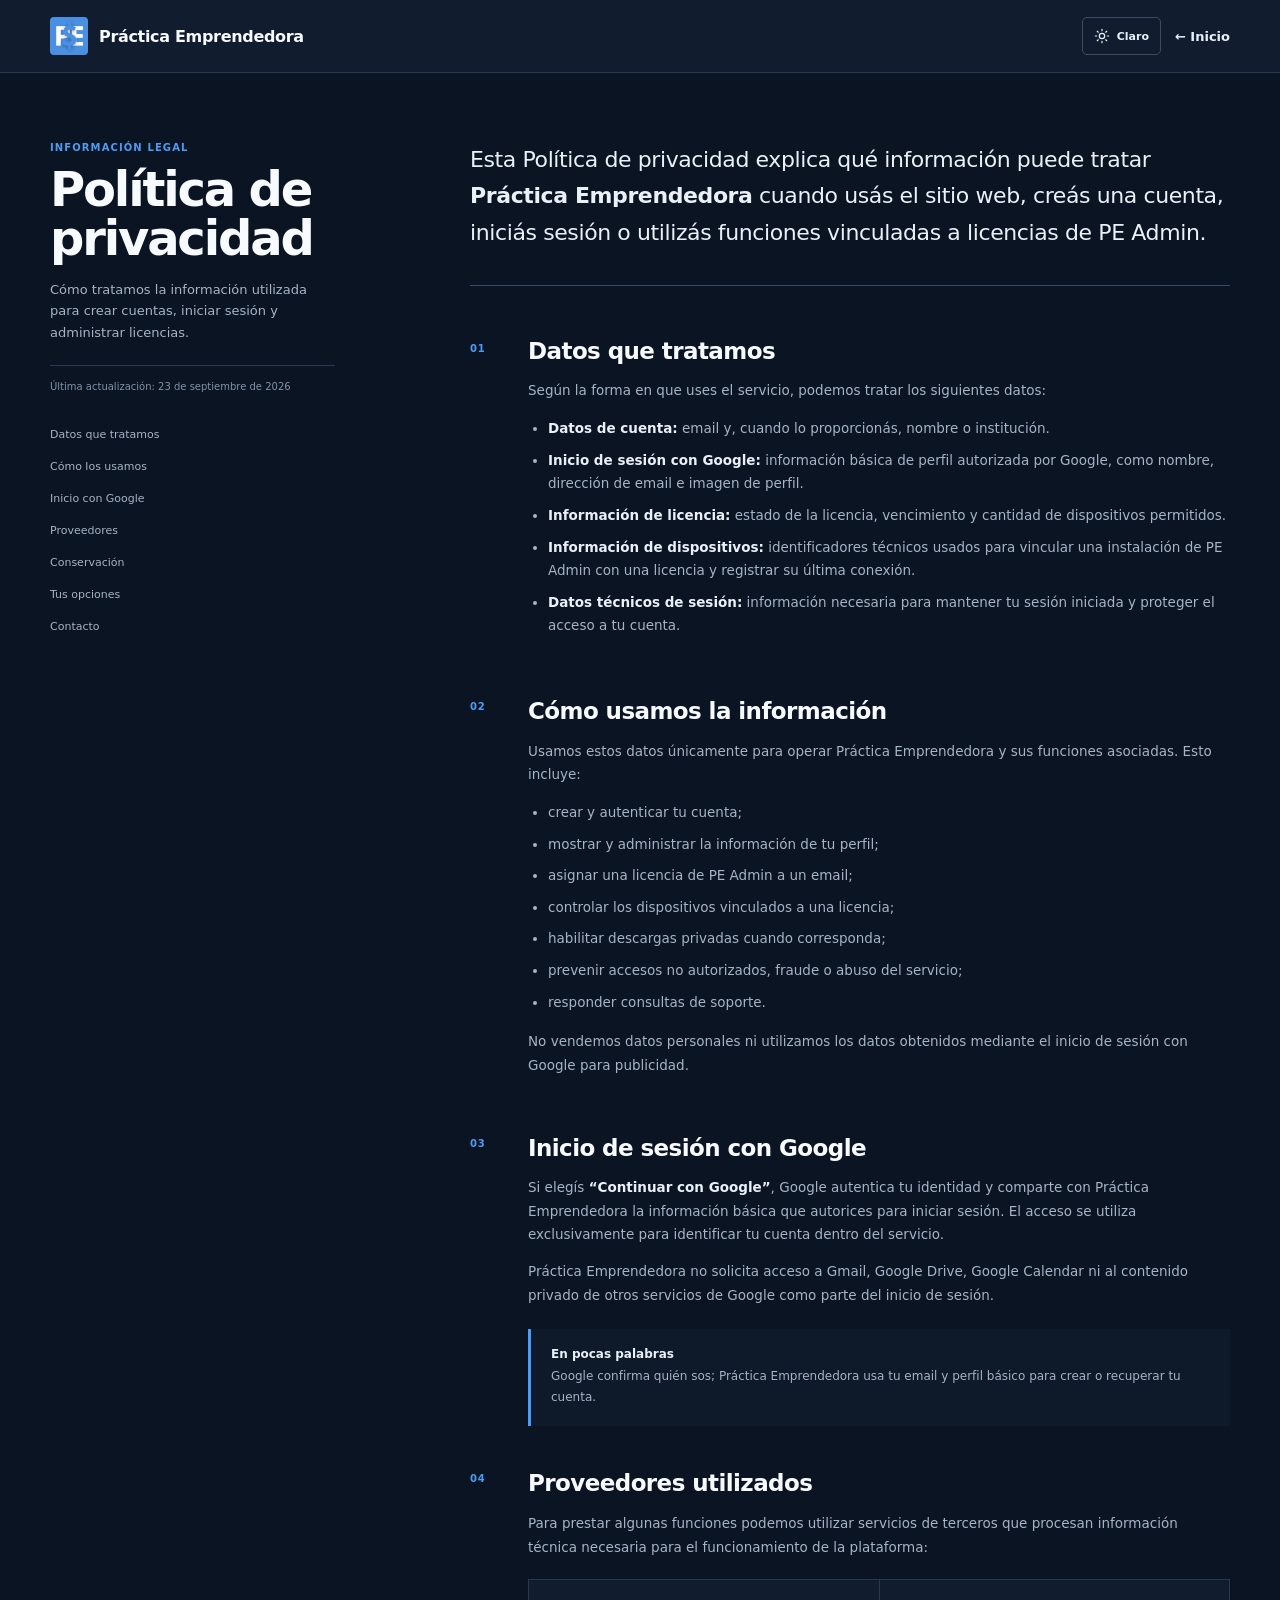
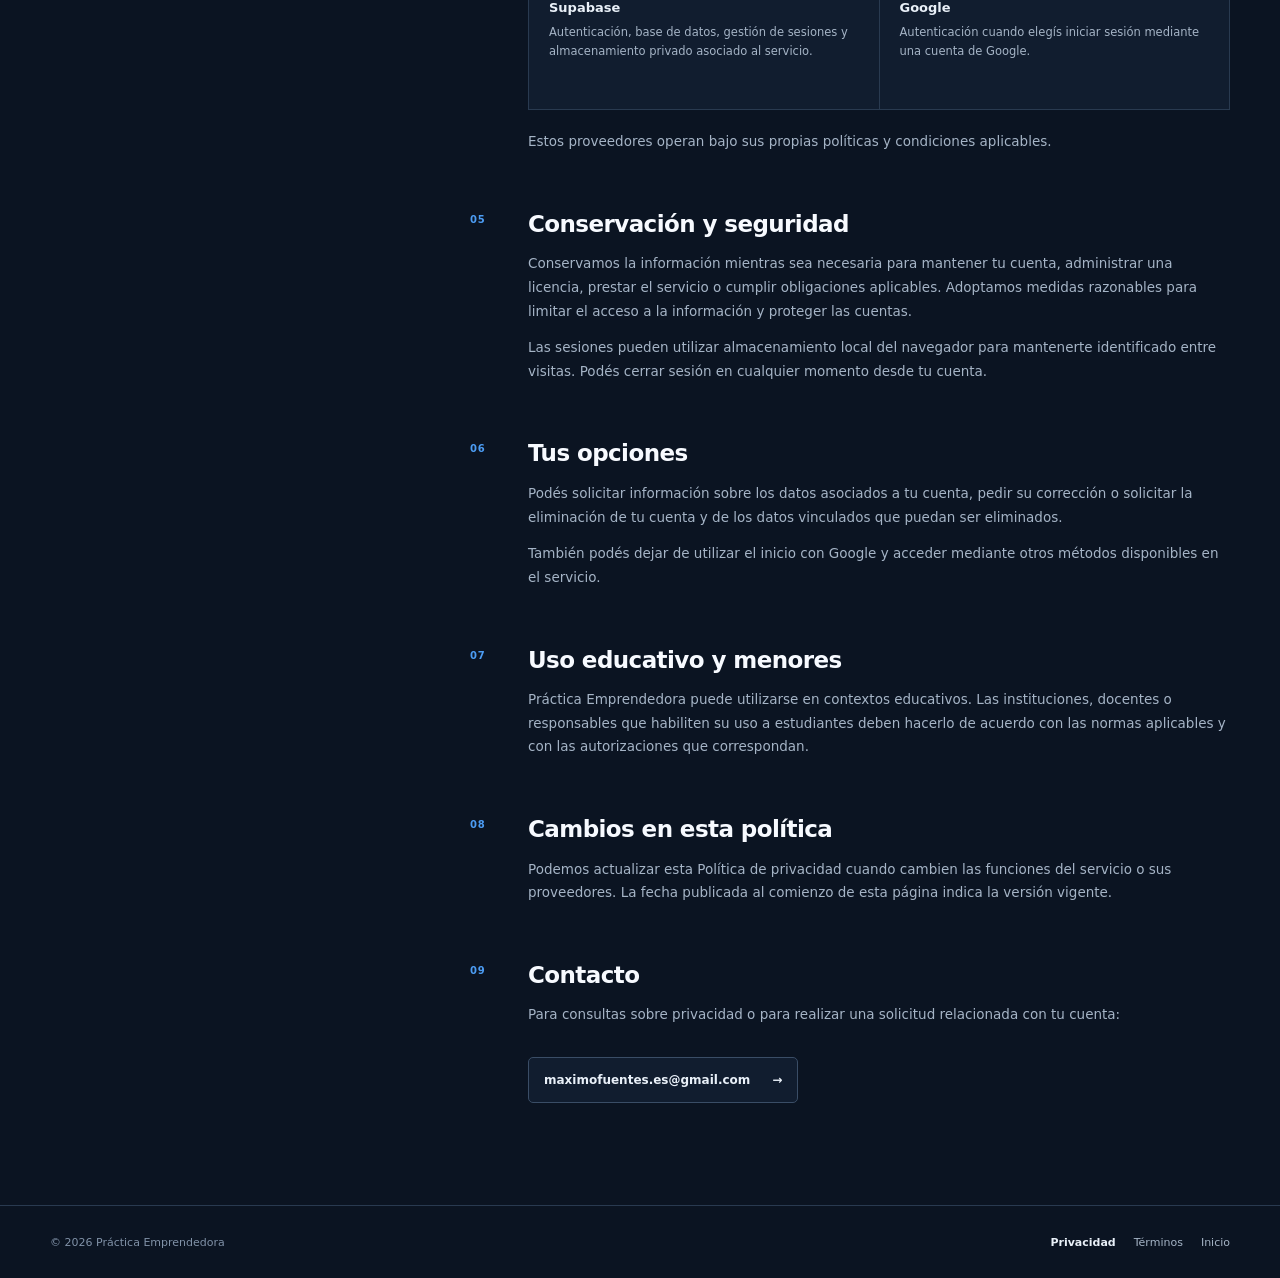
<file: privacidad.html>
<!DOCTYPE html>
<html lang="es">
<head>
  <meta charset="UTF-8" />
  <meta name="viewport" content="width=device-width, initial-scale=1.0" />
  <meta name="theme-color" content="#0b1220" />
  <meta name="description" content="Política de privacidad de Práctica Emprendedora." />
  <title>Política de privacidad | Práctica Emprendedora</title>
<link rel="icon" href="PE.png" type="image/png" />
  <script src="theme-init.js"></script>
  <link rel="stylesheet" href="styles.css" />
</head>
<body class="legal-page">
  <header class="site-header scrolled">
    <div class="container nav-wrap">
      <a class="brand" href="index.html" aria-label="Práctica Emprendedora, inicio">
        <img class="brand-mark" src="PE.png" alt="" />
        <span class="brand-name">Práctica Emprendedora</span>
      </a>
      <div class="download-nav-actions">
        <button class="theme-toggle" type="button" data-legal-theme-toggle aria-label="Cambiar tema" title="Cambiar tema">
          <svg class="theme-icon theme-icon-sun" viewBox="0 0 24 24" aria-hidden="true"><circle cx="12" cy="12" r="4"></circle><path d="M12 2v2M12 20v2M4.93 4.93l1.42 1.42M17.65 17.65l1.42 1.42M2 12h2M20 12h2M4.93 19.07l1.42-1.42M17.65 6.35l1.42-1.42"></path></svg>
          <svg class="theme-icon theme-icon-moon" viewBox="0 0 24 24" aria-hidden="true"><path d="M20.2 15.2A8.5 8.5 0 0 1 8.8 3.8 8.7 8.7 0 1 0 20.2 15.2Z"></path></svg>
          <span class="theme-toggle-label">Tema</span>
        </button>
        <a class="back-link" href="index.html">← Inicio</a>
      </div>
    </div>
  </header>

  <main class="legal-main">
    <div class="container legal-layout">
      <aside class="legal-aside">
        <span class="legal-kicker">Información legal</span>
        <h1>Política de privacidad</h1>
        <p>Cómo tratamos la información utilizada para crear cuentas, iniciar sesión y administrar licencias.</p>
        <div class="legal-meta">Última actualización: 23 de septiembre de 2026</div>
        <nav class="legal-local-nav" aria-label="Contenido">
          <a href="#datos">Datos que tratamos</a>
          <a href="#uso">Cómo los usamos</a>
          <a href="#google">Inicio con Google</a>
          <a href="#proveedores">Proveedores</a>
          <a href="#conservacion">Conservación</a>
          <a href="#derechos">Tus opciones</a>
          <a href="#contacto">Contacto</a>
        </nav>
      </aside>

      <article class="legal-document">
        <section class="legal-intro">
          <p>Esta Política de privacidad explica qué información puede tratar <strong>Práctica Emprendedora</strong> cuando usás el sitio web, creás una cuenta, iniciás sesión o utilizás funciones vinculadas a licencias de PE Admin.</p>
        </section>

        <section id="datos" class="legal-section">
          <span class="legal-section-number">01</span>
          <h2>Datos que tratamos</h2>
          <p>Según la forma en que uses el servicio, podemos tratar los siguientes datos:</p>
          <ul>
            <li><strong>Datos de cuenta:</strong> email y, cuando lo proporcionás, nombre o institución.</li>
            <li><strong>Inicio de sesión con Google:</strong> información básica de perfil autorizada por Google, como nombre, dirección de email e imagen de perfil.</li>
            <li><strong>Información de licencia:</strong> estado de la licencia, vencimiento y cantidad de dispositivos permitidos.</li>
            <li><strong>Información de dispositivos:</strong> identificadores técnicos usados para vincular una instalación de PE Admin con una licencia y registrar su última conexión.</li>
            <li><strong>Datos técnicos de sesión:</strong> información necesaria para mantener tu sesión iniciada y proteger el acceso a tu cuenta.</li>
          </ul>
        </section>

        <section id="uso" class="legal-section">
          <span class="legal-section-number">02</span>
          <h2>Cómo usamos la información</h2>
          <p>Usamos estos datos únicamente para operar Práctica Emprendedora y sus funciones asociadas. Esto incluye:</p>
          <ul>
            <li>crear y autenticar tu cuenta;</li>
            <li>mostrar y administrar la información de tu perfil;</li>
            <li>asignar una licencia de PE Admin a un email;</li>
            <li>controlar los dispositivos vinculados a una licencia;</li>
            <li>habilitar descargas privadas cuando corresponda;</li>
            <li>prevenir accesos no autorizados, fraude o abuso del servicio;</li>
            <li>responder consultas de soporte.</li>
          </ul>
          <p>No vendemos datos personales ni utilizamos los datos obtenidos mediante el inicio de sesión con Google para publicidad.</p>
        </section>

        <section id="google" class="legal-section">
          <span class="legal-section-number">03</span>
          <h2>Inicio de sesión con Google</h2>
          <p>Si elegís <strong>“Continuar con Google”</strong>, Google autentica tu identidad y comparte con Práctica Emprendedora la información básica que autorices para iniciar sesión. El acceso se utiliza exclusivamente para identificar tu cuenta dentro del servicio.</p>
          <p>Práctica Emprendedora no solicita acceso a Gmail, Google Drive, Google Calendar ni al contenido privado de otros servicios de Google como parte del inicio de sesión.</p>
          <div class="legal-callout">
            <strong>En pocas palabras</strong>
            <p>Google confirma quién sos; Práctica Emprendedora usa tu email y perfil básico para crear o recuperar tu cuenta.</p>
          </div>
        </section>

        <section id="proveedores" class="legal-section">
          <span class="legal-section-number">04</span>
          <h2>Proveedores utilizados</h2>
          <p>Para prestar algunas funciones podemos utilizar servicios de terceros que procesan información técnica necesaria para el funcionamiento de la plataforma:</p>
          <div class="legal-provider-grid">
            <div><strong>Supabase</strong><span>Autenticación, base de datos, gestión de sesiones y almacenamiento privado asociado al servicio.</span></div>
            <div><strong>Google</strong><span>Autenticación cuando elegís iniciar sesión mediante una cuenta de Google.</span></div>
          </div>
          <p>Estos proveedores operan bajo sus propias políticas y condiciones aplicables.</p>
        </section>

        <section id="conservacion" class="legal-section">
          <span class="legal-section-number">05</span>
          <h2>Conservación y seguridad</h2>
          <p>Conservamos la información mientras sea necesaria para mantener tu cuenta, administrar una licencia, prestar el servicio o cumplir obligaciones aplicables. Adoptamos medidas razonables para limitar el acceso a la información y proteger las cuentas.</p>
          <p>Las sesiones pueden utilizar almacenamiento local del navegador para mantenerte identificado entre visitas. Podés cerrar sesión en cualquier momento desde tu cuenta.</p>
        </section>

        <section id="derechos" class="legal-section">
          <span class="legal-section-number">06</span>
          <h2>Tus opciones</h2>
          <p>Podés solicitar información sobre los datos asociados a tu cuenta, pedir su corrección o solicitar la eliminación de tu cuenta y de los datos vinculados que puedan ser eliminados.</p>
          <p>También podés dejar de utilizar el inicio con Google y acceder mediante otros métodos disponibles en el servicio.</p>
        </section>

        <section id="menores" class="legal-section">
          <span class="legal-section-number">07</span>
          <h2>Uso educativo y menores</h2>
          <p>Práctica Emprendedora puede utilizarse en contextos educativos. Las instituciones, docentes o responsables que habiliten su uso a estudiantes deben hacerlo de acuerdo con las normas aplicables y con las autorizaciones que correspondan.</p>
        </section>

        <section id="cambios" class="legal-section">
          <span class="legal-section-number">08</span>
          <h2>Cambios en esta política</h2>
          <p>Podemos actualizar esta Política de privacidad cuando cambien las funciones del servicio o sus proveedores. La fecha publicada al comienzo de esta página indica la versión vigente.</p>
        </section>

        <section id="contacto" class="legal-section legal-contact-section">
          <span class="legal-section-number">09</span>
          <h2>Contacto</h2>
          <p>Para consultas sobre privacidad o para realizar una solicitud relacionada con tu cuenta:</p>
          <a class="legal-contact-link" href="mailto:maximofuentes.es@gmail.com">maximofuentes.es@gmail.com <span>→</span></a>
        </section>
      </article>
    </div>
  </main>

  <footer class="legal-footer">
    <div class="container legal-footer-inner">
      <span>© <span data-legal-year></span> Práctica Emprendedora</span>
      <div><a href="privacidad.html" aria-current="page">Privacidad</a><a href="terminos.html">Términos</a><a href="index.html">Inicio</a></div>
    </div>
  </footer>
</body>
</html>
</file>
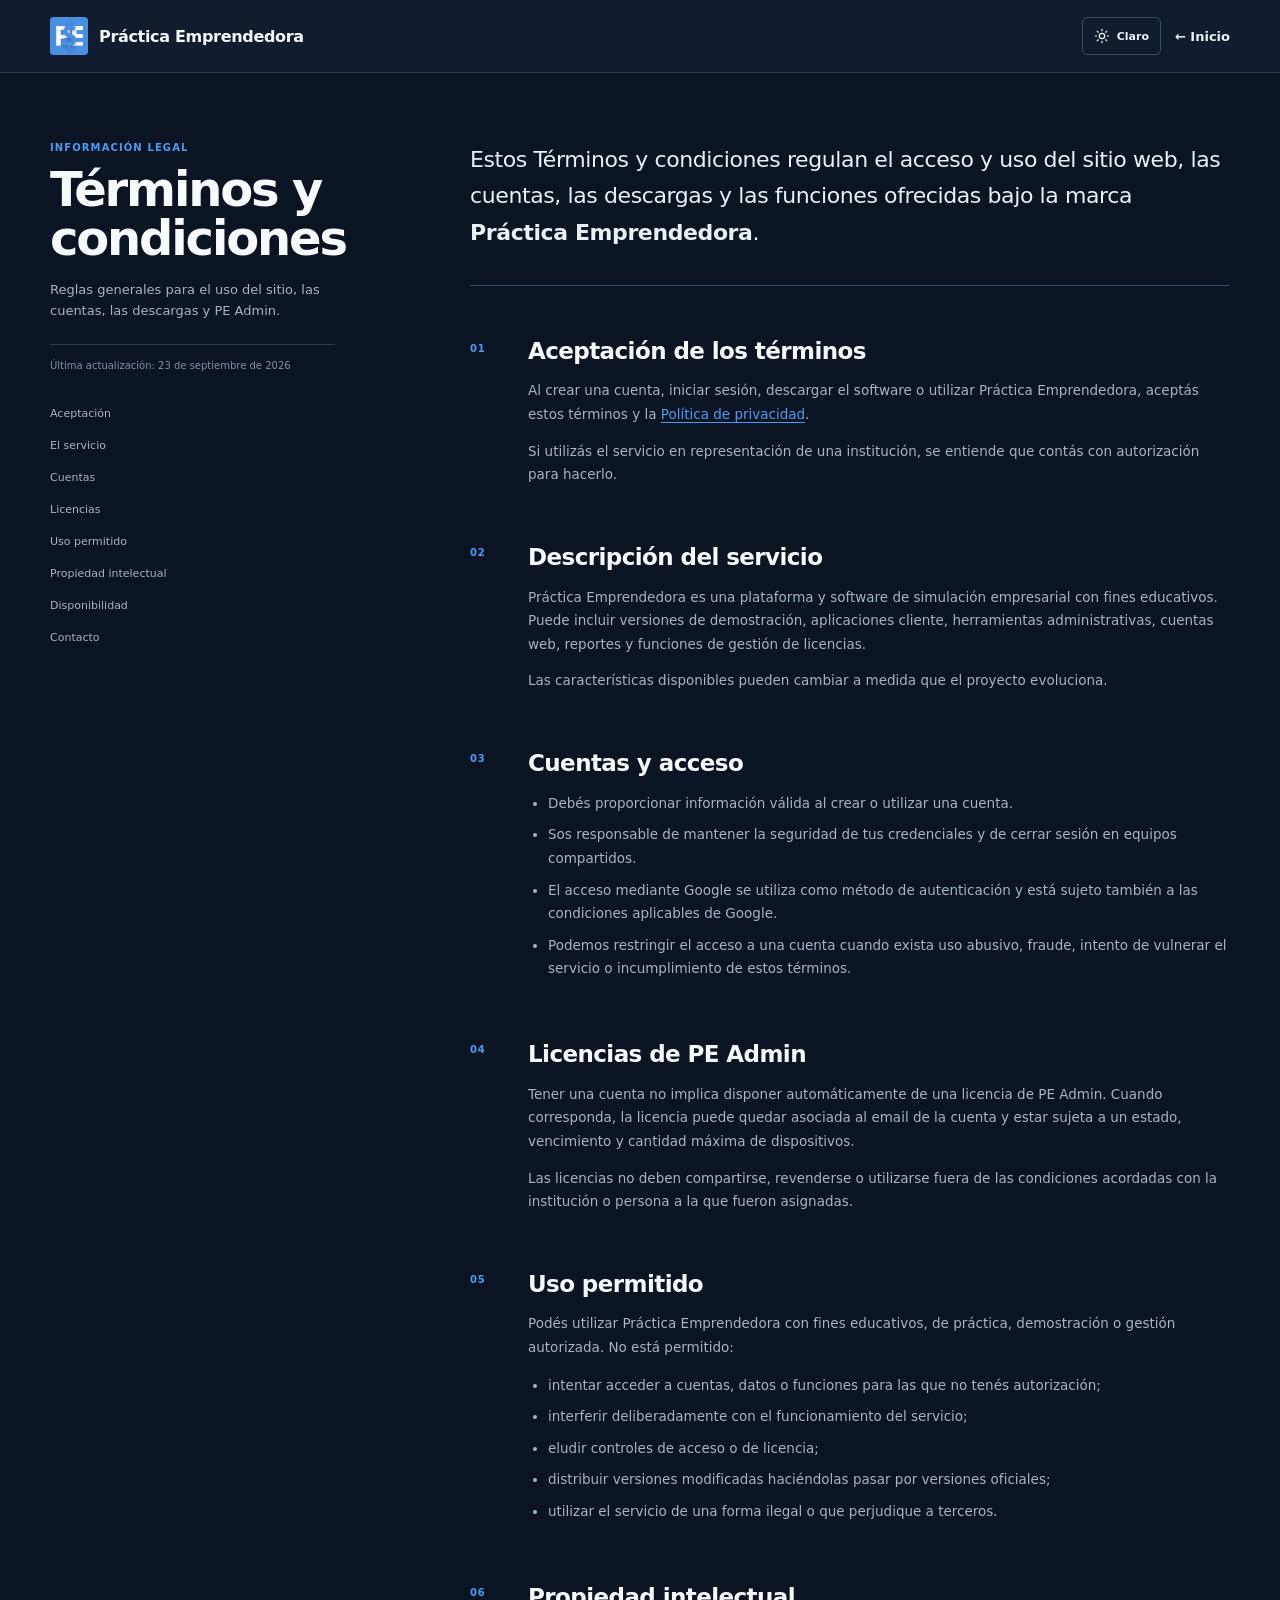
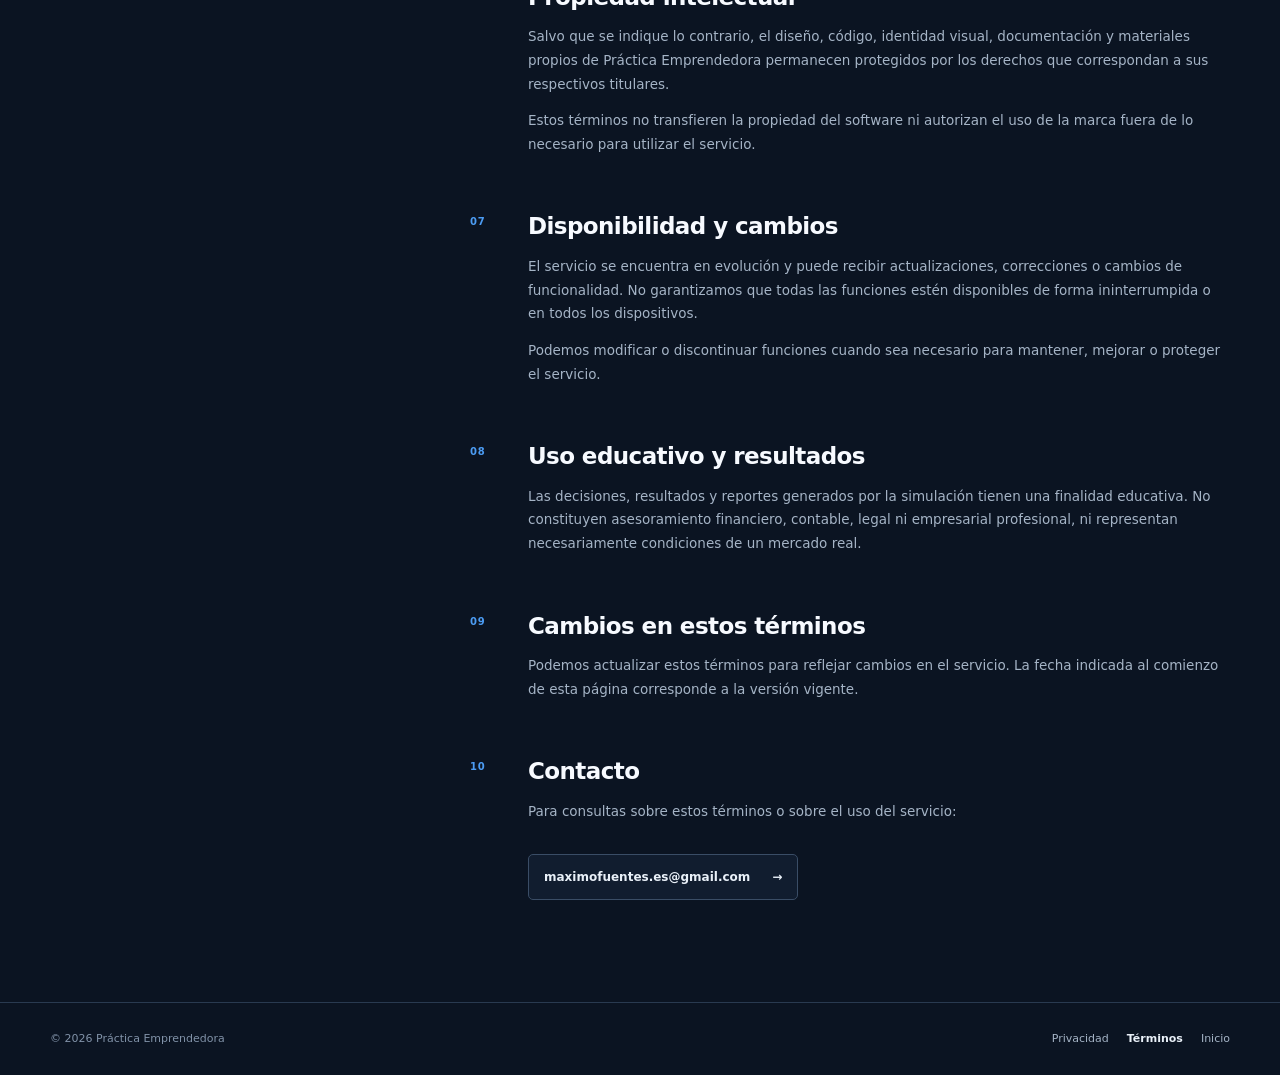
<file: terminos.html>
<!DOCTYPE html>
<html lang="es">
<head>
  <meta charset="UTF-8" />
  <meta name="viewport" content="width=device-width, initial-scale=1.0" />
  <meta name="theme-color" content="#0b1220" />
  <meta name="description" content="Términos y condiciones de uso de Práctica Emprendedora." />
  <title>Términos y condiciones | Práctica Emprendedora</title>
<link rel="icon" href="PE.png" type="image/png" />
  <script src="theme-init.js"></script>
  <link rel="stylesheet" href="styles.css" />
</head>
<body class="legal-page">
  <header class="site-header scrolled">
    <div class="container nav-wrap">
      <a class="brand" href="index.html" aria-label="Práctica Emprendedora, inicio">
        <img class="brand-mark" src="PE.png" alt="" />
        <span class="brand-name">Práctica Emprendedora</span>
      </a>
      <div class="download-nav-actions">
        <button class="theme-toggle" type="button" data-legal-theme-toggle aria-label="Cambiar tema" title="Cambiar tema">
          <svg class="theme-icon theme-icon-sun" viewBox="0 0 24 24" aria-hidden="true"><circle cx="12" cy="12" r="4"></circle><path d="M12 2v2M12 20v2M4.93 4.93l1.42 1.42M17.65 17.65l1.42 1.42M2 12h2M20 12h2M4.93 19.07l1.42-1.42M17.65 6.35l1.42-1.42"></path></svg>
          <svg class="theme-icon theme-icon-moon" viewBox="0 0 24 24" aria-hidden="true"><path d="M20.2 15.2A8.5 8.5 0 0 1 8.8 3.8 8.7 8.7 0 1 0 20.2 15.2Z"></path></svg>
          <span class="theme-toggle-label">Tema</span>
        </button>
        <a class="back-link" href="index.html">← Inicio</a>
      </div>
    </div>
  </header>

  <main class="legal-main">
    <div class="container legal-layout">
      <aside class="legal-aside">
        <span class="legal-kicker">Información legal</span>
        <h1>Términos y condiciones</h1>
        <p>Reglas generales para el uso del sitio, las cuentas, las descargas y PE Admin.</p>
        <div class="legal-meta">Última actualización: 23 de septiembre de 2026</div>
        <nav class="legal-local-nav" aria-label="Contenido">
          <a href="#aceptacion">Aceptación</a>
          <a href="#servicio">El servicio</a>
          <a href="#cuentas">Cuentas</a>
          <a href="#licencias">Licencias</a>
          <a href="#uso">Uso permitido</a>
          <a href="#propiedad">Propiedad intelectual</a>
          <a href="#disponibilidad">Disponibilidad</a>
          <a href="#contacto">Contacto</a>
        </nav>
      </aside>

      <article class="legal-document">
        <section class="legal-intro">
          <p>Estos Términos y condiciones regulan el acceso y uso del sitio web, las cuentas, las descargas y las funciones ofrecidas bajo la marca <strong>Práctica Emprendedora</strong>.</p>
        </section>

        <section id="aceptacion" class="legal-section">
          <span class="legal-section-number">01</span>
          <h2>Aceptación de los términos</h2>
          <p>Al crear una cuenta, iniciar sesión, descargar el software o utilizar Práctica Emprendedora, aceptás estos términos y la <a href="privacidad.html">Política de privacidad</a>.</p>
          <p>Si utilizás el servicio en representación de una institución, se entiende que contás con autorización para hacerlo.</p>
        </section>

        <section id="servicio" class="legal-section">
          <span class="legal-section-number">02</span>
          <h2>Descripción del servicio</h2>
          <p>Práctica Emprendedora es una plataforma y software de simulación empresarial con fines educativos. Puede incluir versiones de demostración, aplicaciones cliente, herramientas administrativas, cuentas web, reportes y funciones de gestión de licencias.</p>
          <p>Las características disponibles pueden cambiar a medida que el proyecto evoluciona.</p>
        </section>

        <section id="cuentas" class="legal-section">
          <span class="legal-section-number">03</span>
          <h2>Cuentas y acceso</h2>
          <ul>
            <li>Debés proporcionar información válida al crear o utilizar una cuenta.</li>
            <li>Sos responsable de mantener la seguridad de tus credenciales y de cerrar sesión en equipos compartidos.</li>
            <li>El acceso mediante Google se utiliza como método de autenticación y está sujeto también a las condiciones aplicables de Google.</li>
            <li>Podemos restringir el acceso a una cuenta cuando exista uso abusivo, fraude, intento de vulnerar el servicio o incumplimiento de estos términos.</li>
          </ul>
        </section>

        <section id="licencias" class="legal-section">
          <span class="legal-section-number">04</span>
          <h2>Licencias de PE Admin</h2>
          <p>Tener una cuenta no implica disponer automáticamente de una licencia de PE Admin. Cuando corresponda, la licencia puede quedar asociada al email de la cuenta y estar sujeta a un estado, vencimiento y cantidad máxima de dispositivos.</p>
          <p>Las licencias no deben compartirse, revenderse o utilizarse fuera de las condiciones acordadas con la institución o persona a la que fueron asignadas.</p>
        </section>

        <section id="uso" class="legal-section">
          <span class="legal-section-number">05</span>
          <h2>Uso permitido</h2>
          <p>Podés utilizar Práctica Emprendedora con fines educativos, de práctica, demostración o gestión autorizada. No está permitido:</p>
          <ul>
            <li>intentar acceder a cuentas, datos o funciones para las que no tenés autorización;</li>
            <li>interferir deliberadamente con el funcionamiento del servicio;</li>
            <li>eludir controles de acceso o de licencia;</li>
            <li>distribuir versiones modificadas haciéndolas pasar por versiones oficiales;</li>
            <li>utilizar el servicio de una forma ilegal o que perjudique a terceros.</li>
          </ul>
        </section>

        <section id="propiedad" class="legal-section">
          <span class="legal-section-number">06</span>
          <h2>Propiedad intelectual</h2>
          <p>Salvo que se indique lo contrario, el diseño, código, identidad visual, documentación y materiales propios de Práctica Emprendedora permanecen protegidos por los derechos que correspondan a sus respectivos titulares.</p>
          <p>Estos términos no transfieren la propiedad del software ni autorizan el uso de la marca fuera de lo necesario para utilizar el servicio.</p>
        </section>

        <section id="disponibilidad" class="legal-section">
          <span class="legal-section-number">07</span>
          <h2>Disponibilidad y cambios</h2>
          <p>El servicio se encuentra en evolución y puede recibir actualizaciones, correcciones o cambios de funcionalidad. No garantizamos que todas las funciones estén disponibles de forma ininterrumpida o en todos los dispositivos.</p>
          <p>Podemos modificar o discontinuar funciones cuando sea necesario para mantener, mejorar o proteger el servicio.</p>
        </section>

        <section id="responsabilidad" class="legal-section">
          <span class="legal-section-number">08</span>
          <h2>Uso educativo y resultados</h2>
          <p>Las decisiones, resultados y reportes generados por la simulación tienen una finalidad educativa. No constituyen asesoramiento financiero, contable, legal ni empresarial profesional, ni representan necesariamente condiciones de un mercado real.</p>
        </section>

        <section id="cambios" class="legal-section">
          <span class="legal-section-number">09</span>
          <h2>Cambios en estos términos</h2>
          <p>Podemos actualizar estos términos para reflejar cambios en el servicio. La fecha indicada al comienzo de esta página corresponde a la versión vigente.</p>
        </section>

        <section id="contacto" class="legal-section legal-contact-section">
          <span class="legal-section-number">10</span>
          <h2>Contacto</h2>
          <p>Para consultas sobre estos términos o sobre el uso del servicio:</p>
          <a class="legal-contact-link" href="mailto:maximofuentes.es@gmail.com">maximofuentes.es@gmail.com <span>→</span></a>
        </section>
      </article>
    </div>
  </main>

  <footer class="legal-footer">
    <div class="container legal-footer-inner">
      <span>© <span data-legal-year></span> Práctica Emprendedora</span>
      <div><a href="privacidad.html">Privacidad</a><a href="terminos.html" aria-current="page">Términos</a><a href="index.html">Inicio</a></div>
    </div>
  </footer>
</body>
</html>
</file>
<file: styles.css>
:root {
  --bg: #080b14;
  --bg-soft: #0c1120;
  --surface: rgba(255, 255, 255, 0.055);
  --surface-strong: #11182a;
  --line: rgba(255, 255, 255, 0.09);
  --text: #f6f7fb;
  --muted: #a8b1c5;
  --accent: #7c8cff;
  --accent-2: #5de0d0;
  --accent-3: #b47dff;
  --shadow: 0 30px 90px rgba(0, 0, 0, 0.34);
  --radius: 24px;
  --container: 1180px;
}

* {
  box-sizing: border-box;
}

html {
  scroll-behavior: smooth;
}

body {
  margin: 0;
  color: var(--text);
  background:
    radial-gradient(circle at 20% 10%, rgba(124, 140, 255, 0.13), transparent 26rem),
    radial-gradient(circle at 88% 27%, rgba(93, 224, 208, 0.08), transparent 25rem),
    var(--bg);
  font-family: Inter, ui-sans-serif, system-ui, -apple-system, BlinkMacSystemFont, "Segoe UI", sans-serif;
  -webkit-font-smoothing: antialiased;
  overflow-x: hidden;
}

body.menu-open {
  overflow: hidden;
}

a {
  color: inherit;
  text-decoration: none;
}

button,
input,
textarea {
  font: inherit;
}

button {
  color: inherit;
}

::selection {
  background: rgba(124, 140, 255, 0.35);
}

.noise {
  position: fixed;
  inset: 0;
  pointer-events: none;
  opacity: 0.035;
  z-index: 999;
  background-image: url("data:image/svg+xml,%3Csvg viewBox='0 0 180 180' xmlns='http://www.w3.org/2000/svg'%3E%3Cfilter id='n'%3E%3CfeTurbulence type='fractalNoise' baseFrequency='.9' numOctaves='4' stitchTiles='stitch'/%3E%3C/filter%3E%3Crect width='100%25' height='100%25' filter='url(%23n)' opacity='.7'/%3E%3C/svg%3E");
}

.container {
  width: min(calc(100% - 40px), var(--container));
  margin-inline: auto;
}

.section {
  padding: 118px 0;
}

.site-header {
  position: fixed;
  top: 0;
  left: 0;
  width: 100%;
  z-index: 100;
  background: rgba(8, 11, 20, 0.5);
  backdrop-filter: blur(18px);
  border-bottom: 1px solid transparent;
  transition: 0.25s ease;
}

.site-header.scrolled {
  background: rgba(8, 11, 20, 0.84);
  border-color: var(--line);
}

.nav-wrap {
  height: 76px;
  display: flex;
  align-items: center;
  justify-content: space-between;
}

.brand {
  display: inline-flex;
  gap: 11px;
  align-items: center;
  font-weight: 720;
}

.brand-mark {
  width: 40px;
  height: 40px;
  display: block;
  border-radius: 12px;
  object-fit: cover;
}

.brand-name {
  letter-spacing: -0.02em;
}

.nav-links {
  display: flex;
  align-items: center;
  gap: 28px;
  color: #c6cde0;
  font-size: 14px;
}

.nav-links > a:not(.nav-cta) {
  transition: color 0.2s ease;
}

.nav-links > a:not(.nav-cta):hover {
  color: #fff;
}

.nav-cta {
  padding: 11px 16px;
  color: #fff;
  border-radius: 12px;
  border: 1px solid rgba(124, 140, 255, 0.28);
  background: rgba(124, 140, 255, 0.12);
}

.menu-btn {
  display: none;
  border: 0;
  background: transparent;
  width: 42px;
  height: 42px;
  padding: 9px;
  cursor: pointer;
}

.menu-btn span {
  display: block;
  height: 2px;
  margin: 5px 0;
  background: white;
  transition: 0.2s ease;
}

.hero {
  position: relative;
  min-height: 820px;
  display: flex;
  align-items: center;
  padding-top: 150px;
}

.hero-grid {
  display: grid;
  grid-template-columns: 0.9fr 1.1fr;
  align-items: center;
  gap: 68px;
}

.eyebrow {
  display: inline-flex;
  align-items: center;
  gap: 9px;
  margin-bottom: 18px;
  color: #bcc6dc;
  font-size: 13px;
  font-weight: 720;
  letter-spacing: 0.065em;
  text-transform: uppercase;
}

.eyebrow.light {
  color: rgba(255,255,255,.72);
}

.pulse-dot {
  width: 8px;
  height: 8px;
  border-radius: 999px;
  background: var(--accent-2);
  box-shadow: 0 0 0 6px rgba(93, 224, 208, 0.09);
  animation: pulse 2.2s infinite;
}

@keyframes pulse {
  50% { box-shadow: 0 0 0 10px rgba(93, 224, 208, 0); }
}

h1,
h2,
h3,
p {
  margin-top: 0;
}

h1 {
  margin-bottom: 25px;
  font-size: clamp(48px, 5.5vw, 76px);
  line-height: 0.99;
  letter-spacing: -0.055em;
  font-weight: 770;
}

h2 {
  font-size: clamp(36px, 4vw, 57px);
  line-height: 1.03;
  letter-spacing: -0.045em;
}

h3 {
  letter-spacing: -0.02em;
}

.gradient-text {
  display: block;
  color: transparent;
  background: linear-gradient(100deg, #fff 4%, #9ca9ff 48%, #6ee6d7 94%);
  -webkit-background-clip: text;
  background-clip: text;
}

.hero-lead,
.section-heading p,
.split-heading > p,
.experience-copy > p {
  color: var(--muted);
  font-size: 18px;
  line-height: 1.7;
}

.hero-lead {
  max-width: 650px;
}

.hero-actions,
.school-actions,
.contact-actions {
  display: flex;
  align-items: center;
  gap: 12px;
  flex-wrap: wrap;
}

.hero-actions {
  margin: 34px 0 42px;
}

.btn {
  min-height: 50px;
  padding: 0 19px;
  border-radius: 14px;
  display: inline-flex;
  justify-content: center;
  align-items: center;
  gap: 10px;
  font-weight: 720;
  font-size: 14px;
  transition: transform 0.2s ease, border-color 0.2s ease, background 0.2s ease;
}

.btn:hover {
  transform: translateY(-2px);
}

.btn-primary {
  border: 1px solid rgba(255,255,255,.18);
  background: linear-gradient(135deg, #7888ff, #655be7);
  box-shadow: 0 14px 34px rgba(101, 91, 231, 0.24);
}

.btn-secondary {
  border: 1px solid var(--line);
  background: rgba(255,255,255,.045);
}

.btn-light {
  color: #111525;
  background: white;
}

.hero-notes {
  display: flex;
  gap: 28px;
}

.hero-notes div {
  display: flex;
  flex-direction: column;
  gap: 3px;
}

.hero-notes strong {
  font-size: 13px;
}

.hero-notes span {
  color: #7f899e;
  font-size: 12px;
}

.hero-visual {
  min-width: 0;
  position: relative;
  perspective: 1600px;
}

.glow-orb {
  position: absolute;
  width: 300px;
  height: 300px;
  border-radius: 999px;
  filter: blur(70px);
  opacity: 0.16;
  pointer-events: none;
}

.glow-one {
  top: -70px;
  left: 10%;
  background: var(--accent);
}

.glow-two {
  right: -20px;
  bottom: -50px;
  background: var(--accent-2);
}

.app-window {
  position: relative;
  width: 100%;
  border: 1px solid rgba(255,255,255,.12);
  border-radius: 22px;
  background: #0d1220;
  overflow: hidden;
  box-shadow: var(--shadow);
  transform: rotateY(-4deg) rotateX(2deg);
}

.window-top {
  height: 49px;
  padding: 0 15px;
  display: grid;
  grid-template-columns: 1fr auto 1fr;
  align-items: center;
  border-bottom: 1px solid var(--line);
  font-size: 10px;
  color: #8994aa;
}

.window-dots {
  display: flex;
  gap: 5px;
}

.window-dots i {
  width: 7px;
  height: 7px;
  border-radius: 50%;
  background: #394157;
}

.status-online {
  justify-self: end;
  display: flex;
  align-items: center;
  gap: 5px;
  padding: 5px 8px;
  border-radius: 99px;
  background: rgba(93,224,208,.06);
  color: #8adfd4;
}

.status-online i {
  width: 5px;
  height: 5px;
  border-radius: 50%;
  background: var(--accent-2);
}

.app-body {
  min-height: 446px;
  display: grid;
  grid-template-columns: 68px 1fr;
}

.mock-sidebar {
  padding-top: 20px;
  border-right: 1px solid var(--line);
  display: flex;
  flex-direction: column;
  align-items: center;
  gap: 16px;
}

.mini-brand {
  width: 30px;
  height: 30px;
  display: block;
  border-radius: 9px;
  object-fit: cover;
}

.side-item {
  width: 25px;
  height: 25px;
  border-radius: 8px;
  background: rgba(255,255,255,.04);
}

.side-item.active {
  background: rgba(124,140,255,.16);
  border: 1px solid rgba(124,140,255,.15);
}

.mock-content {
  padding: 27px;
  min-width: 0;
}

.mock-title-row,
.chart-head,
.report-head,
.report-footer {
  display: flex;
  align-items: center;
  justify-content: space-between;
  gap: 15px;
}
.site-footer {
  position: relative;
  padding: 0 0 26px;
  border-top: 1px solid rgba(255,255,255,.07);
  background: #070a12;
}

.site-footer::before {
  content: "";
  display: block;
  width: min(calc(100% - 40px), var(--container));
  height: 1px;
  margin: 0 auto;
  background: linear-gradient(90deg, transparent, rgba(124,140,255,.5), rgba(93,224,208,.34), transparent);
  opacity: .75;
}

.footer-shell {
  padding-top: 50px;
}

.footer-top {
  display: grid;
  grid-template-columns: minmax(0, 1.35fr) minmax(160px, .62fr) minmax(280px, .9fr);
  gap: clamp(34px, 6vw, 80px);
  align-items: start;
  padding-bottom: 44px;
}

.footer-brand-block {
  max-width: 440px;
}

.footer-logo {
  display: inline-flex;
  align-items: center;
  gap: 14px;
}

.footer-logo img {
  width: 52px;
  height: 52px;
  border-radius: 15px;
  object-fit: cover;
  box-shadow: 0 12px 26px rgba(0,0,0,.25);
}

.footer-logo div {
  display: flex;
  flex-direction: column;
  gap: 3px;
  min-width: 0;
}

.footer-logo strong {
  color: #fff;
  font-size: 16px;
  letter-spacing: -.02em;
}

.footer-logo span {
  color: #7f899e;
  font-size: 11px;
}

.footer-brand-block > p {
  max-width: 400px;
  margin: 22px 0 0;
  color: #7f899e;
  font-size: 13px;
  line-height: 1.75;
}

.footer-label {
  display: block;
  margin-bottom: 16px;
  color: #e6e9f1;
  font-size: 11px;
  font-weight: 800;
  letter-spacing: .11em;
  text-transform: uppercase;
}

.footer-nav-links {
  display: grid;
  gap: 12px;
}

.footer-nav-links a {
  width: fit-content;
  color: #8993a8;
  font-size: 13px;
  transition: color .2s ease, transform .2s ease;
}

.footer-nav-links a:hover {
  color: #fff;
  transform: translateX(3px);
}

.footer-contact {
  min-width: 0;
}

.footer-email {
  width: 100%;
  min-height: 52px;
  padding: 0 15px 0 17px;
  display: flex;
  align-items: center;
  justify-content: space-between;
  gap: 12px;
  overflow: hidden;
  border: 1px solid rgba(255,255,255,.085);
  border-radius: 14px;
  background: rgba(255,255,255,.035);
  color: #e8ebf3;
  font-size: 12px;
  transition: border-color .2s ease, background .2s ease, transform .2s ease;
}

.footer-email:hover {
  transform: translateY(-2px);
  border-color: rgba(124,140,255,.28);
  background: rgba(124,140,255,.07);
}

.footer-email span {
  min-width: 0;
  overflow: hidden;
  text-overflow: ellipsis;
  white-space: nowrap;
}

.footer-email svg {
  width: 17px;
  height: 17px;
  flex: 0 0 auto;
  fill: none;
  stroke: currentColor;
  stroke-width: 1.7;
  stroke-linecap: round;
  stroke-linejoin: round;
}

.social-links {
  display: flex;
  align-items: center;
  gap: 9px;
  margin-top: 14px;
}

.social-link {
  width: 42px;
  height: 42px;
  display: grid;
  place-items: center;
  flex: 0 0 42px;
  border: 1px solid rgba(255,255,255,.08);
  border-radius: 12px;
  background: rgba(255,255,255,.025);
  color: #8993a8;
  transition: transform .2s ease, color .2s ease, border-color .2s ease, background .2s ease;
}

.social-link:hover {
  transform: translateY(-3px);
  color: #fff;
  border-color: rgba(124,140,255,.32);
  background: rgba(124,140,255,.08);
}

.social-link:focus-visible,
.footer-email:focus-visible,
.footer-nav-links a:focus-visible,
.footer-bottom a:focus-visible {
  outline: 2px solid var(--accent);
  outline-offset: 3px;
}

.social-link svg {
  width: 18px;
  height: 18px;
  fill: none;
  stroke: currentColor;
  stroke-width: 1.7;
  stroke-linecap: round;
  stroke-linejoin: round;
}

.social-link[aria-label="GitHub"] svg {
  fill: currentColor;
  stroke: none;
}

.social-link[aria-label="WhatsApp"] svg path:last-child {
  fill: currentColor;
  stroke: none;
}

.footer-bottom {
  min-height: 66px;
  padding-top: 22px;
  border-top: 1px solid rgba(255,255,255,.065);
  display: flex;
  align-items: center;
  justify-content: space-between;
  gap: 24px;
}

.footer-bottom p {
  margin: 0;
  color: #626c80;
  font-size: 11px;
}

.footer-bottom a {
  display: inline-flex;
  align-items: center;
  gap: 7px;
  color: #9aa5ba;
  font-size: 12px;
  font-weight: 700;
  transition: color .2s ease, transform .2s ease;
}

.footer-bottom a:hover {
  color: #fff;
  transform: translateY(-2px);
}
.mock-title-row small,
.chart-head span,
.report-head small,
.report-footer span {
  color: #7d899f;
  font-size: 10px;
}

.mock-title-row h3 {
  margin: 3px 0 0;
  font-size: 20px;
}

.round-pill {
  padding: 7px 10px;
  border-radius: 9px;
  font-size: 9px;
  color: #b4c0ff;
  background: rgba(124,140,255,.1);
  border: 1px solid rgba(124,140,255,.12);
}

.kpi-grid {
  display: grid;
  grid-template-columns: repeat(3, 1fr);
  gap: 10px;
  margin: 23px 0 12px;
}

.kpi,
.chart-card {
  border: 1px solid rgba(255,255,255,.065);
  background: rgba(255,255,255,.027);
  border-radius: 13px;
}

.kpi {
  padding: 14px;
}

.kpi span,
.kpi em {
  display: block;
  color: #778398;
  font-style: normal;
  font-size: 9px;
}

.kpi strong {
  display: block;
  margin: 6px 0 3px;
  font-size: 18px;
}

.chart-card {
  padding: 16px;
}

.chart-head strong {
  display: block;
  margin-top: 4px;
  font-size: 18px;
}

.chart-head .positive {
  color: #7fe3bc;
}

.bars {
  height: 100px;
  margin-top: 20px;
  display: flex;
  align-items: end;
  gap: 9px;
  border-bottom: 1px solid rgba(255,255,255,.07);
}

.bars i {
  flex: 1;
  height: var(--h);
  min-width: 8px;
  border-radius: 5px 5px 0 0;
  background: linear-gradient(to top, rgba(124,140,255,.12), rgba(124,140,255,.46));
}

.bars i.accent {
  background: linear-gradient(to top, rgba(93,224,208,.16), rgba(93,224,208,.78));
}

.decision-row {
  margin-top: 12px;
  display: grid;
  grid-template-columns: 1fr 1fr auto;
  align-items: center;
  gap: 10px;
}

.decision-row div {
  padding: 10px 12px;
  border-radius: 10px;
  border: 1px solid rgba(255,255,255,.055);
}

.decision-row span,
.decision-row strong {
  display: block;
}

.decision-row span {
  margin-bottom: 4px;
  color: #738097;
  font-size: 8px;
}

.decision-row strong {
  font-size: 11px;
}

.decision-row button {
  border: 0;
  border-radius: 10px;
  padding: 13px;
  cursor: default;
  color: white;
  font-size: 9px;
  font-weight: 700;
  background: #686ee6;
}

.floating-card {
  position: absolute;
  min-width: 160px;
  padding: 14px 16px;
  border: 1px solid rgba(255,255,255,.1);
  border-radius: 14px;
  background: rgba(13,18,32,.82);
  backdrop-filter: blur(14px);
  box-shadow: 0 18px 45px rgba(0,0,0,.28);
}

.floating-card span,
.floating-card strong {
  display: block;
}

.floating-card span {
  margin-bottom: 5px;
  color: #8e99ad;
  font-size: 9px;
}

.floating-card strong {
  font-size: 14px;
}

.floating-a {
  left: -42px;
  bottom: 80px;
  animation: float 5s ease-in-out infinite;
}

.floating-b {
  right: -23px;
  top: 95px;
  animation: float 5s 1.3s ease-in-out infinite;
}

@keyframes float {
  50% { transform: translateY(-9px); }
}

.trust-strip {
  border-top: 1px solid var(--line);
  border-bottom: 1px solid var(--line);
  background: rgba(255,255,255,.016);
}

.trust-inner {
  min-height: 74px;
  display: flex;
  align-items: center;
  justify-content: center;
  gap: 22px;
  color: #6f7a90;
  font-size: 12px;
  text-transform: uppercase;
  letter-spacing: .08em;
  white-space: nowrap;
  overflow: hidden;
}

.trust-inner i {
  width: 3px;
  height: 3px;
  flex: 0 0 auto;
  border-radius: 50%;
  background: #394158;
}

.section-heading.centered {
  max-width: 820px;
  margin: 0 auto 52px;
  text-align: center;
}

.section-heading p {
  max-width: 690px;
  margin-inline: auto;
}

.feature-grid {
  display: grid;
  grid-template-columns: repeat(3, 1fr);
  gap: 18px;
}

.feature-card {
  min-height: 275px;
  padding: 30px;
  border: 1px solid var(--line);
  border-radius: var(--radius);
  background:
    linear-gradient(180deg, rgba(255,255,255,.042), rgba(255,255,255,.018));
  transition: transform .25s ease, border-color .25s ease;
}

.feature-card:hover {
  transform: translateY(-5px);
  border-color: rgba(124,140,255,.24);
}

.feature-icon {
  width: 45px;
  height: 45px;
  margin-bottom: 60px;
  display: grid;
  place-items: center;
  border-radius: 13px;
  color: #aeb8ff;
  border: 1px solid rgba(124,140,255,.16);
  background: rgba(124,140,255,.08);
  font-size: 11px;
  font-weight: 800;
}

.feature-card h3 {
  margin-bottom: 10px;
  font-size: 24px;
}

.feature-card p {
  color: var(--muted);
  line-height: 1.65;
  font-size: 14px;
}

.section-alt {
  background:
    radial-gradient(circle at 50% 0, rgba(124,140,255,.055), transparent 34rem),
    rgba(255,255,255,.014);
  border-top: 1px solid var(--line);
  border-bottom: 1px solid var(--line);
}

.split-heading {
  display: grid;
  grid-template-columns: 1fr .72fr;
  align-items: end;
  gap: 80px;
  margin-bottom: 56px;
}

.split-heading h2 {
  margin-bottom: 0;
}

.timeline {
  display: grid;
  grid-template-columns: 1fr auto 1fr auto 1fr auto 1fr;
  gap: 14px;
  align-items: stretch;
}

.timeline-card {
  min-height: 285px;
  position: relative;
  padding: 25px;
  border: 1px solid var(--line);
  border-radius: 20px;
  background: #0b101c;
}

.timeline-number {
  position: absolute;
  right: 18px;
  top: 16px;
  color: #414b62;
  font-weight: 800;
  font-size: 11px;
}

.timeline-icon {
  height: 105px;
  display: flex;
  align-items: center;
  font-size: 35px;
  filter: saturate(.72);
}

.timeline-card h3 {
  font-size: 18px;
  line-height: 1.25;
}

.timeline-card p {
  color: #8893a9;
  font-size: 13px;
  line-height: 1.6;
}

.timeline-arrow {
  align-self: center;
  color: #4e5870;
}

.experience-grid {
  display: grid;
  grid-template-columns: .88fr 1.12fr;
  gap: 90px;
  align-items: center;
}

.experience-copy h2 {
  max-width: 600px;
}

.check-list {
  padding: 0;
  margin: 34px 0 0;
  list-style: none;
  display: grid;
  gap: 15px;
}

.check-list li {
  color: #c9d0df;
  display: flex;
  align-items: center;
  gap: 12px;
  font-size: 14px;
}

.check-list span {
  width: 24px;
  height: 24px;
  display: grid;
  place-items: center;
  border-radius: 8px;
  color: #8ff0d5;
  background: rgba(93,224,208,.08);
  font-size: 11px;
}

.report-card {
  border: 1px solid var(--line);
  border-radius: var(--radius);
  padding: 26px;
  background: linear-gradient(145deg, #101625, #0c111d);
  box-shadow: var(--shadow);
}

.report-head {
  padding-bottom: 20px;
  border-bottom: 1px solid var(--line);
}

.report-head small,
.report-head strong {
  display: block;
}

.report-head strong {
  margin-top: 5px;
}

.report-head > span {
  padding: 7px 10px;
  border-radius: 99px;
  color: #84dfc9;
  background: rgba(93,224,208,.08);
  font-size: 9px;
}

.report-table {
  margin: 10px 0 18px;
}

.table-row {
  display: grid;
  grid-template-columns: 1.5fr .7fr .7fr;
  gap: 12px;
  align-items: center;
  min-height: 54px;
  border-bottom: 1px solid rgba(255,255,255,.055);
  font-size: 12px;
}

.table-row > span:first-child {
  display: flex;
  align-items: center;
  gap: 9px;
}

.table-row > *:not(:first-child) {
  text-align: right;
}

.table-header {
  min-height: 38px;
  color: #667187;
  font-size: 9px;
  text-transform: uppercase;
  letter-spacing: .06em;
}

.company-dot {
  width: 7px;
  height: 7px;
  border-radius: 50%;
}

.dot-a { background: #7787ff; }
.dot-b { background: #5de0d0; }
.dot-c { background: #b47dff; }
.dot-d { background: #f5b970; }

.report-footer {
  padding-top: 10px;
}

.report-footer div {
  display: flex;
  flex-direction: column;
  gap: 3px;
}

.report-footer div:last-child {
  text-align: right;
}

.school-section {
  padding-top: 50px;
}

.school-card {
  position: relative;
  overflow: hidden;
  display: grid;
  grid-template-columns: 1.15fr .85fr;
  gap: 70px;
  align-items: center;
  padding: 68px;
  border-radius: 32px;
  background:
    radial-gradient(circle at 90% 20%, rgba(93,224,208,.25), transparent 21rem),
    radial-gradient(circle at 10% 100%, rgba(180,125,255,.27), transparent 27rem),
    linear-gradient(135deg, #5e67dc, #4c3ea8);
  box-shadow: 0 30px 90px rgba(52,44,142,.22);
}

.school-copy h2 {
  max-width: 720px;
  margin-bottom: 18px;
}

.school-copy p {
  max-width: 650px;
  color: rgba(255,255,255,.76);
  line-height: 1.7;
}

.school-actions {
  margin-top: 30px;
}

.text-link {
  padding: 12px;
  font-size: 13px;
  font-weight: 700;
}

.school-stats {
  display: grid;
  grid-template-columns: repeat(2, 1fr);
  gap: 12px;
}

.school-stats div {
  min-height: 150px;
  padding: 23px;
  border: 1px solid rgba(255,255,255,.16);
  border-radius: 20px;
  background: rgba(8,11,20,.14);
  backdrop-filter: blur(12px);
}

.school-stats div:last-child {
  grid-column: 1 / -1;
}

.school-stats strong,
.school-stats span {
  font-size: 31px;
  letter-spacing: -.04em;
}

.school-stats p {
  margin: 10px 0 0;
  color: rgba(255,255,255,.7);
  font-size: 12px;
}

.contact-section {
  padding-top: 38px;
}

.contact-card {
  padding: 48px 0;
  border-top: 1px solid var(--line);
  display: flex;
  align-items: center;
  justify-content: space-between;
  gap: 40px;
}

.contact-card h2 {
  max-width: 680px;
  margin-bottom: 12px;
  font-size: clamp(30px, 4vw, 48px);
}

.contact-card p {
  margin: 0;
  color: var(--muted);
}

.contact-actions {
  justify-content: flex-end;
}

.copy-btn {
  min-height: 50px;
  padding: 0 16px;
  cursor: pointer;
  border: 1px solid var(--line);
  border-radius: 14px;
  color: #c7cfdf;
  background: rgba(255,255,255,.035);
}

footer {
  border-top: 1px solid var(--line);
}

.footer-inner {
  min-height: 120px;
  display: grid;
  grid-template-columns: 1fr auto 1fr;
  align-items: center;
  gap: 25px;
  color: #6f798e;
  font-size: 12px;
}

.footer-inner > p:last-child {
  justify-self: end;
}

.footer-brand {
  color: white;
}

.reveal {
  opacity: 0;
  transform: translateY(20px);
  transition: opacity .75s ease, transform .75s ease;
}

.reveal.visible {
  opacity: 1;
  transform: none;
}

.delay-1 { transition-delay: .08s; }
.delay-2 { transition-delay: .16s; }
.delay-3 { transition-delay: .24s; }

@media (prefers-reduced-motion: reduce) {
  html { scroll-behavior: auto; }
  *,
  *::before,
  *::after {
    animation-duration: .01ms !important;
    animation-iteration-count: 1 !important;
    transition-duration: .01ms !important;
  }
  .reveal {
    opacity: 1;
    transform: none;
  }
}

@media (max-width: 1000px) {
  .section {
    padding: 92px 0;
  }

  .hero {
    min-height: auto;
    padding-top: 145px;
  }

  .hero-grid {
    grid-template-columns: 1fr;
    gap: 70px;
  }

  .hero-copy {
    max-width: 780px;
  }

  .hero-visual {
    width: min(780px, 100%);
    margin-inline: auto;
  }

  .feature-grid {
    grid-template-columns: 1fr;
  }

  .feature-card {
    min-height: auto;
  }

  .feature-icon {
    margin-bottom: 38px;
  }

  .split-heading,
  .experience-grid {
    grid-template-columns: 1fr;
    gap: 40px;
  }

  .timeline {
    grid-template-columns: repeat(2, 1fr);
  }

  .timeline-arrow {
    display: none;
  }

  .school-card {
    grid-template-columns: 1fr;
    padding: 52px;
  }

  .contact-card {
    align-items: flex-start;
    flex-direction: column;
  }

  .contact-actions {
    justify-content: flex-start;
  }
  .footer-top {
    grid-template-columns: 1fr 1fr;
    gap: 44px 48px;
  }

  .footer-brand-block {
    grid-column: 1 / -1;
    max-width: 620px;
  }

  .footer-contact {
    max-width: 390px;
  }
}

@media (max-width: 780px) {
  .container {
    width: min(calc(100% - 28px), var(--container));
  }

  .site-header {
    backdrop-filter: blur(22px);
  }

  .nav-wrap {
    height: 68px;
  }

  .brand-name {
    font-size: 14px;
  }

  .menu-btn {
    display: block;
    position: relative;
    z-index: 4;
  }

  .menu-btn.active span:nth-child(1) {
    transform: translateY(7px) rotate(45deg);
  }

  .menu-btn.active span:nth-child(2) {
    opacity: 0;
  }

  .menu-btn.active span:nth-child(3) {
    transform: translateY(-7px) rotate(-45deg);
  }

  .nav-links {
    position: fixed;
    inset: 0;
    z-index: 3;
    min-height: 100dvh;
    padding: 110px 24px 40px;
    display: flex;
    flex-direction: column;
    align-items: stretch;
    gap: 8px;
    background: rgba(8,11,20,.97);
    transform: translateX(100%);
    transition: transform .3s ease;
  }

  .nav-links.open {
    transform: none;
  }

  .nav-links a {
    padding: 16px 10px;
    font-size: 20px;
  }

  .nav-cta {
    margin-top: 12px;
    text-align: center;
  }

  .section {
    padding: 78px 0;
  }

  .hero {
    padding-top: 120px;
  }

  h1 {
    font-size: clamp(43px, 13.5vw, 63px);
  }

  h2 {
    font-size: clamp(33px, 10vw, 46px);
  }

  .hero-lead,
  .section-heading p,
  .split-heading > p,
  .experience-copy > p {
    font-size: 16px;
  }

  .hero-actions .btn {
    width: 100%;
  }

  .hero-notes {
    justify-content: space-between;
    gap: 13px;
  }

  .hero-notes span {
    font-size: 10px;
  }

  .app-window {
    transform: none;
  }

  .floating-card {
    display: none;
  }

  .window-top {
    grid-template-columns: 1fr auto;
  }

  .window-top > span {
    display: none;
  }

  .app-body {
    grid-template-columns: 48px 1fr;
    min-height: 380px;
  }

  .mock-content {
    padding: 17px;
  }

  .kpi-grid {
    gap: 6px;
  }

  .kpi {
    padding: 10px;
  }

  .kpi strong {
    font-size: 14px;
  }

  .kpi em {
    display: none;
  }

  .decision-row {
    grid-template-columns: 1fr 1fr;
  }

  .decision-row button {
    grid-column: 1 / -1;
  }

  .trust-inner {
    justify-content: flex-start;
    overflow-x: auto;
    scrollbar-width: none;
  }

  .split-heading {
    margin-bottom: 38px;
  }

  .timeline {
    grid-template-columns: 1fr;
  }

  .timeline-card {
    min-height: 230px;
  }

  .timeline-icon {
    height: 80px;
  }

  .experience-grid {
    gap: 55px;
  }

  .school-card {
    padding: 34px 24px;
    border-radius: 24px;
  }

  .school-stats {
    grid-template-columns: 1fr;
  }

  .school-stats div:last-child {
    grid-column: auto;
  }

  .contact-actions,
  .contact-actions .btn,
  .copy-btn {
    width: 100%;
  }

  .contact-actions .btn {
    font-size: 12px;
  }

  .footer-inner {
    padding: 30px 0;
    grid-template-columns: 1fr;
    text-align: center;
    justify-items: center;
  }

  .footer-inner > p:last-child {
    justify-self: center;
  }
}

@media (max-width: 420px) {
  .hero-notes {
    display: grid;
    grid-template-columns: 1fr 1fr;
  }

  .hero-notes div:last-child {
    grid-column: 1 / -1;
  }

  .app-body {
    grid-template-columns: 1fr;
  }

  .mock-sidebar {
    display: none;
  }

  .report-card {
    padding: 18px;
  }

  .table-row {
    grid-template-columns: 1.3fr .7fr .7fr;
    font-size: 10px;
  }
}
.social-links {
  grid-area: social;
  display: flex;
  align-items: center;
  justify-content: flex-end;
  gap: 9px;
}

.social-link {
  width: 40px;
  height: 40px;
  display: grid;
  place-items: center;
  border: 1px solid var(--line);
  border-radius: 12px;
  background: rgba(255,255,255,.025);
  color: #9aa5ba;
  transition: transform .2s ease, color .2s ease, border-color .2s ease, background .2s ease;
}

.social-link:hover {
  transform: translateY(-2px);
  color: white;
  border-color: rgba(124,140,255,.3);
  background: rgba(124,140,255,.08);
}

.social-link svg {
  width: 18px;
  height: 18px;
  fill: none;
  stroke: currentColor;
  stroke-width: 1.7;
  stroke-linecap: round;
  stroke-linejoin: round;
}

.social-link[aria-label="GitHub"] svg {
  fill: currentColor;
  stroke: none;
}

.social-link[aria-label="WhatsApp"] svg path:last-child {
  fill: currentColor;
  stroke: none;
}

/* ====================== PÁGINA DE DESCARGAS ====================== */
.back-link{display:inline-flex;align-items:center;gap:8px;color:#aab3c7;font-size:13px;font-weight:700;transition:color .2s ease,transform .2s ease}.back-link:hover{color:#fff;transform:translateX(-2px)}
.downloads-page{min-height:100vh}.downloads-main{padding-top:76px}.downloads-hero{padding:110px 0 60px;text-align:center}.downloads-heading{max-width:850px}.downloads-heading .eyebrow{justify-content:center}.downloads-heading h1{margin-bottom:22px;font-size:clamp(48px,6vw,78px)}.downloads-heading p{max-width:700px;margin:0 auto;color:var(--muted);font-size:18px;line-height:1.7}.downloads-section{padding:20px 0 110px}
.plans-grid{display:grid;grid-template-columns:repeat(3,minmax(0,1fr));gap:18px;align-items:stretch}.download-plan{position:relative;min-width:0;min-height:650px;padding:24px;display:flex;flex-direction:column;border:1px solid rgba(255,255,255,.09);border-radius:28px;background:linear-gradient(180deg,rgba(255,255,255,.045),rgba(255,255,255,.018));box-shadow:0 24px 70px rgba(0,0,0,.18);overflow:hidden;transition:transform .25s ease,border-color .25s ease,box-shadow .25s ease}.download-plan::before{content:"";position:absolute;inset:0 0 auto;height:3px;background:linear-gradient(90deg,transparent,rgba(124,140,255,.72),transparent);opacity:.7}.download-plan:hover{transform:translateY(-6px);border-color:rgba(124,140,255,.26);box-shadow:0 32px 90px rgba(0,0,0,.28)}.plan-admin::before{background:linear-gradient(90deg,transparent,rgba(255,187,78,.9),transparent)}.plan-admin:hover{border-color:rgba(255,187,78,.28)}
.plan-top{display:flex;flex-direction:column;flex:1}.plan-badge{align-self:flex-start;margin-bottom:24px;padding:7px 10px;border:1px solid rgba(124,140,255,.18);border-radius:999px;color:#bec5ff;background:rgba(124,140,255,.08);font-size:10px;font-weight:800;letter-spacing:.08em;text-transform:uppercase}.plan-badge-blue{color:#9dcaff;border-color:rgba(79,151,230,.2);background:rgba(79,151,230,.08)}.plan-badge-orange{color:#ffd184;border-color:rgba(255,183,72,.2);background:rgba(255,183,72,.08)}.plan-logo{width:116px;height:116px;margin-bottom:28px;border-radius:26px;object-fit:cover;box-shadow:0 18px 42px rgba(0,0,0,.25)}.plan-kicker{display:block;margin-bottom:7px;color:#7d89ff;font-size:11px;font-weight:850;letter-spacing:.1em;text-transform:uppercase}.plan-kicker-orange{color:#ffb84d}.download-plan h2{margin-bottom:13px;font-size:35px;letter-spacing:-.04em}.download-plan p{margin:0;color:#929db2;font-size:14px;line-height:1.7}.plan-divider{height:1px;margin:30px 0 24px;background:rgba(255,255,255,.075)}
.plan-features{min-height:150px;margin:0;padding:0;list-style:none;display:grid;align-content:start;gap:13px}.plan-features li{display:flex;align-items:center;gap:10px;color:#c8cfdd;font-size:13px}.plan-features li span{width:22px;height:22px;display:grid;place-items:center;flex:0 0 22px;border-radius:7px;color:#81e3c7;background:rgba(93,224,208,.075);font-size:10px}.plan-admin .plan-features li span{color:#ffcb72;background:rgba(255,184,77,.075)}.plan-bottom{margin-top:auto;padding-top:28px}.plan-price{display:block;margin-bottom:12px;color:#7d879b;font-size:11px;font-weight:750;letter-spacing:.06em;text-transform:uppercase}.plan-btn{width:100%;min-height:54px;padding:0 18px;border:0;border-radius:15px;display:inline-flex;align-items:center;justify-content:space-between;gap:12px;cursor:pointer;color:#fff;font-size:14px;font-weight:800;transition:transform .2s ease,box-shadow .2s ease,filter .2s ease}.plan-btn:hover{transform:translateY(-2px);filter:brightness(1.05)}.plan-btn-primary{background:linear-gradient(135deg,#7586ff,#5f5ada);box-shadow:0 14px 32px rgba(95,90,218,.22)}.plan-btn-orange{background:linear-gradient(135deg,#ffbd58,#e9992d);box-shadow:0 14px 32px rgba(233,153,45,.2)}
.download-note{margin:24px auto 0;padding:17px 20px;max-width:760px;display:flex;gap:12px;align-items:flex-start;border:1px solid rgba(255,255,255,.075);border-radius:14px;background:rgba(255,255,255,.025)}.download-note>span{color:#8994ff}.download-note p{margin:0;color:#7e899e;font-size:12px;line-height:1.6}
.admin-modal{position:fixed;inset:0;z-index:500;display:grid;place-items:center;padding:22px;opacity:0;visibility:hidden;pointer-events:none;transition:opacity .22s ease,visibility .22s ease}.admin-modal.open{opacity:1;visibility:visible;pointer-events:auto}.admin-modal-backdrop{position:absolute;inset:0;background:rgba(3,5,10,.78);backdrop-filter:blur(10px)}.admin-modal-card{position:relative;z-index:1;width:min(100%,560px);max-height:min(88vh,760px);overflow-y:auto;padding:36px;border:1px solid rgba(255,255,255,.1);border-radius:26px;background:#0c111d;box-shadow:0 35px 120px rgba(0,0,0,.55);transform:translateY(14px) scale(.985);transition:transform .22s ease}.admin-modal.open .admin-modal-card{transform:none}.admin-modal-close{position:absolute;top:17px;right:17px;width:38px;height:38px;border:1px solid rgba(255,255,255,.08);border-radius:11px;cursor:pointer;color:#b6bfce;background:rgba(255,255,255,.035);font-size:22px;line-height:1}.admin-modal-logo{width:76px;height:76px;margin-bottom:24px;border-radius:19px;object-fit:cover}.modal-eyebrow{display:block;margin-bottom:9px;color:#ffbe59;font-size:11px;font-weight:850;letter-spacing:.09em;text-transform:uppercase}.admin-modal-card h2{margin-bottom:15px;font-size:clamp(30px,6vw,42px)}.admin-modal-card>p{color:#949fb3;line-height:1.7}.admin-contact-grid{margin-top:28px;display:grid;gap:10px}.admin-contact-option{min-height:72px;padding:13px 15px;display:grid;grid-template-columns:auto 1fr auto;align-items:center;gap:13px;border:1px solid rgba(255,255,255,.08);border-radius:15px;background:rgba(255,255,255,.025);transition:border-color .2s ease,background .2s ease,transform .2s ease}.admin-contact-option:hover{transform:translateY(-2px);border-color:rgba(255,190,89,.26);background:rgba(255,190,89,.045)}.contact-icon{width:39px;height:39px;display:grid;place-items:center;border-radius:11px;color:#ffd084;background:rgba(255,184,77,.09);font-size:10px;font-weight:900}.admin-contact-option div{min-width:0}.admin-contact-option strong,.admin-contact-option small{display:block}.admin-contact-option strong{color:#f2f4f8;font-size:13px}.admin-contact-option small{margin-top:3px;color:#7e899f;font-size:11px;overflow:hidden;text-overflow:ellipsis}.modal-secondary-btn{width:100%;min-height:50px;margin-top:18px;border:1px solid rgba(255,255,255,.08);border-radius:14px;cursor:pointer;color:#b8c1d2;background:rgba(255,255,255,.025)}
.download-footer{border-top:1px solid rgba(255,255,255,.07);background:#070a12}.download-footer-inner{min-height:120px;padding:24px 0;display:flex;align-items:center;justify-content:space-between;gap:30px}.download-footer-brand{display:flex;align-items:center;gap:12px}.download-footer-brand img{width:42px;height:42px;border-radius:12px;object-fit:cover}.download-footer-brand strong,.download-footer-brand span{display:block}.download-footer-brand strong{font-size:13px}.download-footer-brand span,.download-footer-inner p{margin:3px 0 0;color:#667187;font-size:11px}
@media(max-width:940px){.plans-grid{grid-template-columns:1fr;max-width:680px;margin-inline:auto}.download-plan{min-height:auto}.plan-features{min-height:auto}}
@media(max-width:780px){.downloads-main{padding-top:68px}.downloads-hero{padding:82px 0 42px}.downloads-heading p{font-size:16px}.downloads-section{padding-bottom:78px}.download-plan{padding:20px;border-radius:22px}.plan-logo{width:92px;height:92px;border-radius:22px}.admin-modal-card{padding:28px 20px 22px;border-radius:22px}.download-footer-inner{flex-direction:column;justify-content:center;text-align:center}.back-link{font-size:12px}}
@media(max-width:440px){.downloads-heading h1{font-size:43px}.downloads-page .brand-name{display:none}.download-plan h2{font-size:31px}.admin-contact-option{grid-template-columns:auto minmax(0,1fr) auto}}


/* Acciones del modal PE Orange Admin */
.modal-action-row {
  margin-top: 20px;
  display: grid;
  grid-template-columns: 1fr 1fr;
  gap: 10px;
}

.modal-download-btn,
.modal-secondary-btn {
  min-height: 52px;
  margin-top: 0;
  border-radius: 14px;
  display: inline-flex;
  align-items: center;
  justify-content: center;
  gap: 9px;
  font-size: 13px;
  font-weight: 800;
  text-align: center;
  transition: transform .2s ease, border-color .2s ease, background .2s ease, filter .2s ease;
}

.modal-download-btn {
  border: 1px solid rgba(255,196,99,.26);
  color: #171006;
  background: linear-gradient(135deg, #ffc66a, #efa13b);
  box-shadow: 0 12px 30px rgba(239,161,59,.18);
}

.modal-download-btn:hover {
  transform: translateY(-2px);
  filter: brightness(1.04);
}

.modal-secondary-btn {
  width: auto;
  border: 1px solid rgba(255,255,255,.08);
  cursor: pointer;
  color: #b8c1d2;
  background: rgba(255,255,255,.025);
}

.modal-secondary-btn:hover {
  transform: translateY(-2px);
  border-color: rgba(255,255,255,.14);
  background: rgba(255,255,255,.045);
}

.modal-download-btn:focus-visible,
.modal-secondary-btn:focus-visible {
  outline: 2px solid #ffbe59;
  outline-offset: 3px;
}

@media (max-width: 520px) {
  .modal-action-row {
    grid-template-columns: 1fr;
  }

  .modal-download-btn,
  .modal-secondary-btn {
    width: 100%;
  }
}

/* ============================================================
   Cuenta + licencias
   ============================================================ */
.hidden { display: none !important; }
.download-nav-actions { display:flex; align-items:center; gap:14px; }
.account-page { min-height:100vh; }
.account-main { padding: 130px 0 80px; }
.account-shell { max-width: 980px; }
.account-intro { max-width:760px; margin-bottom:34px; }
.account-intro h1 { font-size:clamp(42px,6vw,68px); }
.account-intro p { color:var(--muted); font-size:17px; line-height:1.7; }
.account-card,
.license-hero-card {
  border:1px solid var(--line);
  border-radius:24px;
  background:linear-gradient(145deg, rgba(255,255,255,.052), rgba(255,255,255,.022));
  box-shadow:var(--shadow);
  padding:28px;
}
.auth-card { max-width:560px; }
.account-card-head,
.account-section-head,
.license-title-row,
.account-toolbar {
  display:flex; align-items:center; justify-content:space-between; gap:20px;
}
.account-card-head img,
.license-title-row img { width:58px; height:58px; border-radius:16px; object-fit:cover; }
.account-card small,
.account-card-head small,
.account-section-head small { color:#7f899e; text-transform:uppercase; letter-spacing:.08em; font-size:10px; font-weight:800; }
.account-card h2,
.account-card-head h2,
.account-section-head h2 { margin:4px 0 0; font-size:28px; }
.account-form { display:grid; gap:16px; margin-top:26px; }
.account-form label,
.admin-grid label { display:grid; gap:8px; color:#cfd6e5; font-size:13px; font-weight:700; }
.account-form input,
.admin-grid input,
.admin-grid select {
  width:100%; min-height:48px; border:1px solid var(--line); border-radius:12px;
  background:#0e1422; color:#fff; padding:0 14px; outline:none;
}
.account-form input:focus,
.admin-grid input:focus,
.admin-grid select:focus { border-color:rgba(124,140,255,.65); }
.account-primary-btn,
.account-secondary-btn,
.account-danger-btn {
  min-height:46px; border-radius:12px; padding:0 17px; border:1px solid var(--line);
  cursor:pointer; font-weight:750;
}
.account-primary-btn { color:#fff; background:linear-gradient(135deg,#7888ff,#655be7); border-color:rgba(255,255,255,.15); }
.account-secondary-btn { background:rgba(255,255,255,.045); color:#d8ddec; }
.account-danger-btn { background:rgba(239,68,68,.1); color:#ff9b9b; border-color:rgba(239,68,68,.22); }
.form-message { min-height:20px; margin:0; color:#ffb3b3; font-size:13px; }
.account-toolbar { margin-bottom:18px; padding:13px 16px; border:1px solid var(--line); border-radius:14px; background:rgba(255,255,255,.025); }
.account-toolbar > div { display:flex; align-items:center; gap:9px; }
.account-status-dot { width:8px; height:8px; border-radius:50%; background:#5de0d0; box-shadow:0 0 0 6px rgba(93,224,208,.08); }
.account-tabs { display:flex; gap:8px; margin:0 0 16px; overflow:auto; }
.account-tab { flex:0 0 auto; border:1px solid var(--line); background:rgba(255,255,255,.03); color:#9ca6bb; padding:12px 16px; border-radius:12px; cursor:pointer; font-weight:750; }
.account-tab.active { color:#fff; background:rgba(124,140,255,.13); border-color:rgba(124,140,255,.3); }
.account-tab-panel { display:none; }
.account-tab-panel.active { display:block; }
.license-hero-card { padding:32px; }
.license-title-row h2 { font-size:34px; margin:11px 0 4px; }
.license-title-row p { margin:0; color:var(--muted); }
.license-state { display:inline-flex; padding:7px 10px; border-radius:999px; color:#90efd5; background:rgba(93,224,208,.08); border:1px solid rgba(93,224,208,.14); font-size:10px; font-weight:850; letter-spacing:.08em; }
.license-state.bad { color:#ffb4b4; background:rgba(239,68,68,.08); border-color:rgba(239,68,68,.2); }
.license-metrics { display:grid; grid-template-columns:repeat(3,1fr); gap:12px; margin-top:28px; }
.license-metrics > div { border:1px solid var(--line); border-radius:16px; padding:18px; background:rgba(255,255,255,.025); }
.license-metrics span,.license-metrics strong { display:block; }
.license-metrics span { color:#7f899e; font-size:11px; margin-bottom:7px; }
.license-metrics strong { font-size:18px; }
.devices-list { display:grid; gap:10px; margin-top:20px; }
.device-row { display:flex; justify-content:space-between; align-items:center; gap:18px; padding:16px; border:1px solid var(--line); border-radius:14px; background:rgba(255,255,255,.025); }
.device-row > div { display:grid; gap:4px; min-width:0; }
.device-row strong { color:#f3f5fb; }
.device-row span,.device-row small { color:#7f899e; overflow-wrap:anywhere; }
.device-row.revoked { opacity:.56; }
.device-state { flex:0 0 auto; padding:6px 9px; border-radius:999px; background:rgba(124,140,255,.08); color:#b6beff !important; font-size:10px; font-weight:800; }
.empty-state { color:var(--muted); }
.admin-license-card { margin-bottom:16px; }
.admin-grid { display:grid; grid-template-columns:repeat(2,minmax(0,1fr)); gap:16px; margin-top:24px; }
.admin-actions { display:flex; gap:10px; margin-top:20px; }
#tab-devices .account-card,#tab-admin .account-card { box-shadow:none; }
@media (max-width:700px) {
  .account-main { padding-top:105px; }
  .account-intro h1 { font-size:42px; }
  .license-metrics,.admin-grid { grid-template-columns:1fr; }
  .device-row,.account-section-head { align-items:flex-start; flex-direction:column; }
  .download-nav-actions { gap:8px; }
  .download-nav-actions .back-link:first-child { display:none; }
}

/* Administración de dispositivos de licencias */
.admin-helper{margin:10px 0 0;color:#7f899e;font-size:12px;line-height:1.6}.device-admin-actions{display:flex!important;grid-auto-flow:column!important;align-items:center;gap:10px;min-width:max-content}.device-admin-actions .account-secondary-btn,.device-admin-actions .account-danger-btn{min-height:36px;padding:0 12px}.device-admin-actions .device-state{white-space:nowrap}@media(max-width:780px){.device-admin-actions{width:100%;display:flex!important;justify-content:space-between}.device-admin-actions button{width:auto}}

/* ============================================================
   CUENTAS + LICENCIAS v3
   Registro visible, descarga Admin privada y panel admin renovado
   ============================================================ */
.hero-account-note {
  max-width: 610px;
  margin: -20px 0 32px;
  color: #7f899e;
  font-size: 12px;
  line-height: 1.6;
}
.nav-cta-account {
  border-color: rgba(255, 190, 89, .3);
  background: linear-gradient(135deg, rgba(255,190,89,.17), rgba(255,145,77,.11));
}
.account-top-link,
.account-top-cta {
  min-height: 40px;
  display: inline-flex;
  align-items: center;
  justify-content: center;
  padding: 0 13px;
  border-radius: 11px;
  font-size: 12px;
  font-weight: 800;
}
.account-top-link { color:#d6dce8; border:1px solid rgba(255,255,255,.08); background:rgba(255,255,255,.025); }
.account-top-cta { color:#17130c; background:linear-gradient(135deg,#ffd078,#ffb14a); border:1px solid rgba(255,255,255,.18); box-shadow:0 10px 26px rgba(255,177,74,.14); }
.account-top-link:hover,.account-top-cta:hover { transform:translateY(-1px); }

.admin-download-gate {
  margin: 0 0 28px;
  padding: 22px 24px;
  display: grid;
  grid-template-columns: auto minmax(0,1fr) auto;
  align-items: center;
  gap: 18px;
  border: 1px solid rgba(255,190,89,.19);
  border-radius: 22px;
  background:
    radial-gradient(circle at 92% 30%, rgba(255,177,74,.10), transparent 19rem),
    linear-gradient(135deg, rgba(255,190,89,.06), rgba(255,255,255,.025));
  box-shadow: 0 20px 60px rgba(0,0,0,.18);
}
.gate-icon {
  width: 52px; height: 52px;
  display:grid; place-items:center;
  border-radius:15px;
  background:rgba(255,190,89,.11);
  border:1px solid rgba(255,190,89,.18);
  color:#ffd186; font-size:21px; font-weight:900;
}
.gate-copy { min-width:0; }
.gate-copy > span { display:block; margin-bottom:6px; color:#d9a95c; font-size:9px; font-weight:900; letter-spacing:.1em; }
.gate-copy strong { display:block; color:#f6f7fb; font-size:15px; }
.gate-copy p { margin:6px 0 0; color:#8792a7; font-size:12px; line-height:1.55; }
.gate-cta {
  min-height:44px;
  display:inline-flex; align-items:center; justify-content:center;
  padding:0 16px; border-radius:12px;
  color:#18130a; background:#ffc45f; font-size:12px; font-weight:850;
  white-space:nowrap;
}
.plan-btn[disabled] { opacity:.64; cursor:wait; transform:none; }

.account-shell { max-width: 1160px; }
.account-intro { max-width: 880px; }
.account-intro h1 { max-width:900px; }
.auth-choice-grid {
  display:grid;
  grid-template-columns: minmax(0,1.06fr) minmax(0,.94fr);
  gap:18px;
  align-items:stretch;
}
.auth-choice-grid .auth-card { max-width:none; position:relative; overflow:hidden; }
.auth-card-featured {
  border-color:rgba(255,190,89,.20);
  background:
    radial-gradient(circle at 92% 5%, rgba(255,190,89,.11), transparent 17rem),
    linear-gradient(145deg, rgba(255,190,89,.055), rgba(255,255,255,.022));
}
.auth-card-featured::after {
  content:""; position:absolute; inset:auto -100px -160px auto; width:280px; height:280px; border-radius:50%;
  background:rgba(255,177,74,.07); filter:blur(12px); pointer-events:none;
}
.auth-card-badge {
  display:inline-flex; margin-bottom:20px; padding:7px 10px; border-radius:999px;
  color:#f1bd69; background:rgba(255,190,89,.08); border:1px solid rgba(255,190,89,.14);
  font-size:9px; font-weight:900; letter-spacing:.08em;
}
.auth-card-copy { max-width:520px; margin:16px 0 0; color:#8d98ac; font-size:13px; line-height:1.65; }
.auth-legal { margin:-2px 0 0; color:#697489; font-size:10px; line-height:1.5; }
.account-primary-btn-orange { color:#1a1308; background:linear-gradient(135deg,#ffd178,#ffb04a); border-color:rgba(255,255,255,.18); }
.account-link-btn { border:0; background:transparent; color:#8d98b2; cursor:pointer; padding:4px 0; text-align:left; font-size:12px; }
.account-link-btn:hover { color:#fff; }
.form-message.success { color:#87e7cb; }

.account-toolbar-actions { display:flex!important; gap:8px!important; }
.account-secondary-link {
  min-height:46px; display:inline-flex; align-items:center; justify-content:center;
  padding:0 16px; border:1px solid var(--line); border-radius:12px; color:#d8ddec; background:rgba(255,255,255,.035); font-size:12px; font-weight:750;
}
.download-ready-card {
  margin-bottom:18px; padding:24px;
  display:flex; align-items:center; justify-content:space-between; gap:24px;
  border:1px solid rgba(255,190,89,.2); border-radius:20px;
  background:linear-gradient(135deg,rgba(255,190,89,.065),rgba(255,255,255,.025));
}
.download-ready-card small { color:#dba856; font-size:9px; font-weight:900; letter-spacing:.1em; }
.download-ready-card h2 { margin:5px 0 7px; font-size:24px; }
.download-ready-card p { margin:0; color:#8792a7; font-size:12px; line-height:1.55; }
.download-ready-card button { flex:0 0 auto; }
.no-license-card { display:grid; grid-template-columns:auto 1fr; align-items:center; gap:20px; }
.no-license-card p { margin:10px 0 0; color:#8d98ac; line-height:1.65; }
.no-license-icon { width:58px;height:58px;display:grid;place-items:center;border-radius:17px;background:rgba(124,140,255,.10);border:1px solid rgba(124,140,255,.16);color:#b4beff;font-size:22px;font-weight:900; }
.soft-badge { display:inline-flex; padding:7px 10px; border:1px solid var(--line); border-radius:999px; color:#9ba6bb; background:rgba(255,255,255,.025); font-size:10px; font-weight:800; }
.account-tab-admin { color:#ffd184; border-color:rgba(255,190,89,.18); }
.account-tab-admin.active { color:#171209; background:#ffc762; border-color:#ffc762; }
.device-state-bad { color:#ffb1b1!important; background:rgba(239,68,68,.08); }

/* Nuevo panel de administración de licencias */
#tab-admin { padding-top:4px; }
.admin-dashboard-head {
  margin-bottom:16px; padding:24px 26px;
  display:flex; justify-content:space-between; align-items:center; gap:20px;
  border:1px solid var(--line); border-radius:20px;
  background:linear-gradient(145deg,rgba(255,255,255,.045),rgba(255,255,255,.018));
}
.admin-dashboard-head h2 { margin:2px 0 6px; font-size:30px; }
.admin-dashboard-head p { max-width:700px; margin:0; color:#8390a5; font-size:13px; line-height:1.6; }
.admin-eyebrow { margin-bottom:5px; color:#d5a75b; }
.admin-stats-grid { display:grid; grid-template-columns:repeat(4,1fr); gap:10px; margin-bottom:14px; }
.admin-stats-grid article {
  padding:16px 17px; border:1px solid var(--line); border-radius:16px; background:rgba(255,255,255,.025);
}
.admin-stats-grid span,.admin-stats-grid strong { display:block; }
.admin-stats-grid span { color:#778398; font-size:10px; }
.admin-stats-grid strong { margin-top:6px; color:#f4f6fb; font-size:24px; letter-spacing:-.03em; }
.admin-license-workspace {
  min-height:650px;
  display:grid; grid-template-columns: 350px minmax(0,1fr);
  border:1px solid var(--line); border-radius:22px; overflow:hidden;
  background:#0b101c;
}
.admin-user-browser {
  min-width:0; padding:18px;
  border-right:1px solid var(--line);
  background:rgba(255,255,255,.018);
}
.admin-browser-head { display:flex; align-items:flex-end; justify-content:space-between; gap:12px; margin-bottom:14px; }
.admin-browser-head small,.admin-browser-head strong { display:block; }
.admin-browser-head small { color:#707b90; font-size:9px; font-weight:900; letter-spacing:.1em; text-transform:uppercase; }
.admin-browser-head strong { margin-top:4px; font-size:15px; }
.admin-search-wrap {
  height:44px; margin-bottom:12px; padding:0 12px;
  display:flex; align-items:center; gap:8px;
  border:1px solid var(--line); border-radius:12px; background:#0e1422; color:#657187;
}
.admin-search-wrap input { min-width:0; width:100%; height:100%; border:0; outline:0; background:transparent; color:#fff; font-size:12px; }
.admin-search-wrap input::placeholder { color:#626d82; }
.admin-users-list { max-height:555px; overflow:auto; display:grid; gap:7px; padding-right:2px; }
.admin-user-item {
  width:100%; padding:11px;
  display:grid; grid-template-columns:auto minmax(0,1fr) auto; align-items:center; gap:10px;
  border:1px solid transparent; border-radius:13px; cursor:pointer; text-align:left;
  background:rgba(255,255,255,.022); color:inherit;
  transition:.18s ease;
}
.admin-user-item:hover { background:rgba(255,255,255,.045); border-color:rgba(255,255,255,.065); }
.admin-user-item.selected { background:rgba(124,140,255,.10); border-color:rgba(124,140,255,.26); }
.admin-user-avatar { width:34px;height:34px;display:grid;place-items:center;border-radius:10px;background:#151e30;color:#aeb8ff;font-size:12px;font-weight:900; }
.admin-user-copy { min-width:0; display:block; }
.admin-user-copy strong,.admin-user-copy small { display:block; overflow:hidden; text-overflow:ellipsis; white-space:nowrap; }
.admin-user-copy strong { color:#e9edf5; font-size:11px; }
.admin-user-copy small { margin-top:3px; color:#69758a; font-size:9px; }
.admin-user-status { padding:5px 7px; border-radius:999px; font-size:8px; font-weight:900; white-space:nowrap; }
.admin-user-status.good,.admin-state-chip.good { color:#8be7cd; background:rgba(93,224,208,.08); }
.admin-user-status.warn,.admin-state-chip.warn { color:#ffc5a8; background:rgba(255,135,88,.08); }
.admin-user-status.none,.admin-state-chip.none { color:#8792a7; background:rgba(255,255,255,.04); }
.admin-license-editor { min-width:0; padding:24px; background:linear-gradient(145deg,#0d1320,#0a0f19); }
.admin-empty-selection { height:100%; min-height:520px; display:grid; place-items:center; align-content:center; text-align:center; color:#687388; }
.admin-empty-selection > span { width:52px;height:52px;display:grid;place-items:center;margin-bottom:12px;border:1px solid var(--line);border-radius:16px;background:rgba(255,255,255,.025);font-size:21px; }
.admin-empty-selection h3 { margin:0 0 7px; color:#c9d0de; }
.admin-empty-selection p { margin:0; font-size:12px; }
.admin-selected-user {
  display:grid; grid-template-columns:auto minmax(0,1fr) auto; align-items:center; gap:14px;
  padding-bottom:20px; border-bottom:1px solid var(--line);
}
.admin-avatar { width:48px;height:48px;display:grid;place-items:center;border-radius:14px;background:rgba(124,140,255,.10);border:1px solid rgba(124,140,255,.18);color:#b7c0ff;font-size:18px;font-weight:900; }
.admin-selected-user small { color:#6e798e; font-size:8px; font-weight:900; letter-spacing:.11em; }
.admin-selected-user h3 { margin:4px 0 3px; font-size:18px; overflow-wrap:anywhere; }
.admin-selected-user p { margin:0; color:#7b879c; font-size:11px; }
.admin-state-chip { padding:7px 9px; border-radius:999px; font-size:9px; font-weight:900; white-space:nowrap; }
.admin-editor-section { padding:22px 0 0; }
.admin-editor-section + .admin-editor-section { margin-top:22px; border-top:1px solid var(--line); }
.admin-editor-section-title { display:flex; gap:11px; align-items:flex-start; margin-bottom:15px; }
.admin-editor-section-title > span { width:28px;height:28px;display:grid;place-items:center;border-radius:9px;background:rgba(124,140,255,.08);color:#aeb8ff;font-size:9px;font-weight:900; }
.admin-editor-section-title strong,.admin-editor-section-title small { display:block; }
.admin-editor-section-title strong { font-size:13px; }
.admin-editor-section-title small { margin-top:3px; color:#727e93; font-size:10px; }
.admin-grid-polished { margin-top:0; }
.admin-grid-polished label { font-size:11px; color:#aeb7c8; }
.admin-field-wide { grid-column:1 / -1; }
.polished-actions { justify-content:flex-end; }
.polished-actions button { min-width:155px; }
.admin-inline-empty {
  padding:16px; display:flex; gap:11px; align-items:center;
  border:1px dashed rgba(255,255,255,.08); border-radius:13px; color:#798599; background:rgba(255,255,255,.016);
}
.admin-inline-empty > span { font-size:20px; }
.admin-inline-empty strong,.admin-inline-empty p { display:block; margin:0; }
.admin-inline-empty strong { color:#afb8c9; font-size:11px; }
.admin-inline-empty p { margin-top:3px; font-size:10px; }
.admin-search-empty { padding:20px 8px; text-align:center; font-size:11px; }

@media (max-width: 980px) {
  .auth-choice-grid { grid-template-columns:1fr; }
  .admin-download-gate { grid-template-columns:auto minmax(0,1fr); }
  .gate-cta { grid-column:1 / -1; width:100%; }
  .admin-stats-grid { grid-template-columns:repeat(2,1fr); }
  .admin-license-workspace { grid-template-columns:1fr; }
  .admin-user-browser { border-right:0; border-bottom:1px solid var(--line); }
  .admin-users-list { max-height:320px; }
}
@media (max-width: 700px) {
  .download-nav-actions .account-top-link { display:none; }
  .account-top-cta { padding:0 10px; }
  .admin-download-gate { grid-template-columns:1fr; text-align:left; }
  .gate-icon { width:46px;height:46px; }
  .auth-choice-grid { gap:12px; }
  .account-card,.license-hero-card { padding:21px; border-radius:20px; }
  .download-ready-card { align-items:flex-start; flex-direction:column; }
  .download-ready-card button { width:100%; }
  .no-license-card { grid-template-columns:1fr; }
  .account-toolbar { align-items:flex-start; flex-direction:column; }
  .account-toolbar-actions { width:100%; }
  .account-toolbar-actions > * { flex:1; }
  .admin-dashboard-head { align-items:flex-start; flex-direction:column; padding:20px; }
  .admin-dashboard-head button { width:100%; }
  .admin-stats-grid { grid-template-columns:1fr 1fr; }
  .admin-license-workspace { border-radius:18px; }
  .admin-user-browser,.admin-license-editor { padding:16px; }
  .admin-selected-user { grid-template-columns:auto minmax(0,1fr); }
  .admin-state-chip { grid-column:1 / -1; width:max-content; }
  .polished-actions { flex-direction:column; }
  .polished-actions button { width:100%; }
  .admin-field-wide { grid-column:auto; }
}


/* Cuenta · contraseña visible + autocompletado */
.account-form .password-field{
  position:relative;
  display:block;
  margin-top:7px;
}
.account-form .password-field input{
  margin-top:0;
  padding-right:48px;
}
.password-toggle{
  position:absolute;
  top:50%;
  right:8px;
  transform:translateY(-50%);
  width:36px;
  height:36px;
  display:grid;
  place-items:center;
  border:0;
  border-radius:10px;
  background:transparent;
  color:#8f9bb2;
  cursor:pointer;
  font-size:17px;
  line-height:1;
  transition:background .18s ease,color .18s ease,transform .18s ease;
}
.password-toggle:hover,
.password-toggle.is-visible{
  background:rgba(255,255,255,.07);
  color:#fff;
}
.password-toggle:active{
  transform:translateY(-50%) scale(.94);
}
.password-toggle:focus-visible{
  outline:2px solid rgba(124,140,255,.65);
  outline-offset:2px;
}

/* =========================================================
   PERFIL DE CUENTA EN NAVEGACIÓN
   ========================================================= */
[hidden] { display: none !important; }

.pe-profile-menu {
  position: relative;
  z-index: 140;
  display: inline-flex;
  align-items: center;
  margin-left: 2px;
}

.pe-profile-button {
  width: 43px;
  height: 43px;
  padding: 0;
  border: 1px solid rgba(255,255,255,.11);
  border-radius: 999px;
  display: grid;
  place-items: center;
  background: rgba(255,255,255,.045);
  box-shadow: 0 8px 28px rgba(0,0,0,.18);
  cursor: pointer;
  transition: transform .2s ease, border-color .2s ease, background .2s ease, box-shadow .2s ease;
}

.pe-profile-button:hover,
.pe-profile-menu.open .pe-profile-button {
  transform: translateY(-1px);
  border-color: rgba(124,140,255,.42);
  background: rgba(124,140,255,.10);
  box-shadow: 0 10px 34px rgba(0,0,0,.24), 0 0 0 4px rgba(124,140,255,.06);
}

.pe-profile-button:focus-visible {
  outline: 2px solid var(--accent);
  outline-offset: 3px;
}

.pe-profile-avatar {
  width: 35px;
  height: 35px;
  overflow: hidden;
  border-radius: 999px;
  display: grid;
  place-items: center;
  flex: 0 0 auto;
  background:
    radial-gradient(circle at 30% 20%, rgba(255,255,255,.20), transparent 35%),
    linear-gradient(135deg, #5969e8, #3b82f6 58%, #2563d8);
  color: white;
  font-size: 14px;
  font-weight: 850;
  letter-spacing: -.02em;
}

.pe-profile-avatar-large {
  width: 48px;
  height: 48px;
  font-size: 18px;
}

.pe-profile-avatar-img {
  width: 100%;
  height: 100%;
  display: block;
  object-fit: cover;
}

.pe-profile-avatar-fallback {
  display: grid;
  place-items: center;
  width: 100%;
  height: 100%;
}

.pe-profile-dropdown {
  position: absolute;
  top: calc(100% + 12px);
  right: 0;
  width: min(330px, calc(100vw - 28px));
  padding: 10px;
  border: 1px solid rgba(255,255,255,.10);
  border-radius: 18px;
  background: rgba(13,18,32,.985);
  box-shadow: 0 24px 70px rgba(0,0,0,.48);
  backdrop-filter: blur(20px);
  transform-origin: top right;
  animation: peProfileDrop .18s cubic-bezier(.2,.8,.2,1);
}

@keyframes peProfileDrop {
  from { opacity: 0; transform: translateY(-7px) scale(.975); }
  to { opacity: 1; transform: none; }
}

.pe-profile-summary {
  display: flex;
  align-items: center;
  gap: 12px;
  padding: 10px 10px 12px;
  border-bottom: 1px solid rgba(255,255,255,.07);
}

.pe-profile-summary > div {
  min-width: 0;
  display: grid;
  gap: 3px;
}

.pe-profile-summary strong {
  overflow: hidden;
  color: #f6f7fb;
  font-size: 13px;
  text-overflow: ellipsis;
  white-space: nowrap;
}

.pe-profile-summary span:not(.pe-profile-avatar) {
  overflow: hidden;
  color: #818ca1;
  font-size: 11px;
  text-overflow: ellipsis;
  white-space: nowrap;
}

.pe-profile-license {
  margin: 9px 0;
  padding: 10px 11px;
  display: flex;
  align-items: center;
  justify-content: space-between;
  gap: 12px;
  border: 1px solid rgba(255,255,255,.065);
  border-radius: 12px;
  background: rgba(255,255,255,.025);
}

.pe-profile-license span {
  color: #929db1;
  font-size: 10px;
  font-weight: 750;
}

.pe-profile-license strong {
  color: #d9dfeb;
  font-size: 10px;
  text-align: right;
}

.pe-profile-license.good {
  border-color: rgba(34,197,94,.16);
  background: rgba(34,197,94,.055);
}

.pe-profile-license.good span,
.pe-profile-license.good strong {
  color: #80daa0;
}

.pe-profile-action {
  width: 100%;
  min-height: 42px;
  padding: 0 10px;
  display: flex;
  align-items: center;
  justify-content: space-between;
  gap: 12px;
  border: 0;
  border-radius: 10px;
  background: transparent;
  color: #cfd6e4;
  font: inherit;
  font-size: 12px;
  font-weight: 700;
  text-align: left;
  cursor: pointer;
  transition: background .18s ease, color .18s ease;
}

.pe-profile-action:hover {
  background: rgba(124,140,255,.09);
  color: white;
}

.pe-profile-action b {
  color: #6f7b92;
  font-size: 13px;
}

.pe-profile-logout {
  margin-top: 3px;
  border-top: 1px solid rgba(255,255,255,.055);
  border-radius: 0 0 10px 10px;
  color: #f1a1a8;
}

.pe-profile-logout:hover {
  background: rgba(239,68,68,.08);
  color: #ffb1b7;
}

@media (max-width: 780px) {
  .nav-links .pe-profile-menu {
    margin: 8px 0 0;
    align-self: flex-start;
  }

  .nav-links .pe-profile-dropdown {
    position: fixed;
    top: 82px;
    right: 14px;
    left: 14px;
    width: auto;
  }

  .download-nav-actions .pe-profile-dropdown {
    right: 0;
  }
}

/* =========================================================
   RECUPERACIÓN DE CONTRASEÑA
   ========================================================= */
.account-link-btn {
  width: 100%;
  margin-top: 10px;
  padding: 8px 6px;
  border: 0;
  background: transparent;
  color: #9da8bb;
  cursor: pointer;
  font: inherit;
  font-size: 12px;
  font-weight: 750;
  text-align: center;
  transition: color .18s ease, transform .18s ease;
}
.account-link-btn:hover { color: #dfe5ef; transform: translateY(-1px); }
.account-link-btn:focus-visible {
  outline: 2px solid rgba(124,140,255,.62);
  outline-offset: 3px;
  border-radius: 8px;
}
.password-recovery-shell {
  width: min(650px, 100%);
  margin: 0 auto;
}
.password-recovery-card {
  position: relative;
  overflow: hidden;
  padding-top: 28px;
}
.password-recovery-card::before {
  content: "";
  position: absolute;
  inset: 0 auto auto 0;
  width: 100%;
  height: 1px;
  background: linear-gradient(90deg, transparent, rgba(124,140,255,.7), transparent);
}
.recovery-icon {
  width: 46px;
  height: 46px;
  display: grid;
  place-items: center;
  margin-bottom: 18px;
  border-radius: 14px;
  border: 1px solid rgba(124,140,255,.2);
  background: rgba(124,140,255,.08);
  color: #bcc4ff;
  font-size: 19px;
  font-weight: 900;
}
.recovery-icon-good {
  border-color: rgba(85,213,167,.22);
  background: rgba(85,213,167,.08);
  color: #8be7c9;
}
.recovery-waiting input,
.recovery-waiting .password-toggle {
  opacity: .55;
  pointer-events: none;
}

/* =========================================================
   RECUPERACIÓN POR CÓDIGO OTP
   ========================================================= */
.otp-input {
  text-align: center;
  letter-spacing: .34em;
  font-size: clamp(24px, 4vw, 34px) !important;
  font-weight: 850 !important;
  font-variant-numeric: tabular-nums;
}
.otp-input::placeholder {
  letter-spacing: .24em;
  opacity: .36;
}
.otp-meta {
  margin-top: -3px;
  display: flex;
  align-items: center;
  justify-content: space-between;
  gap: 12px;
  color: #778398;
  font-size: 11px;
}
.otp-meta > span {
  min-width: 0;
  overflow: hidden;
  text-overflow: ellipsis;
  white-space: nowrap;
}
.account-link-btn-inline {
  width: auto;
  flex: 0 0 auto;
  margin: 0;
  padding: 2px 0;
  text-align: right;
}
.recovery-secondary {
  width: 100%;
  min-height: 46px;
}

@media (max-width: 560px) {
  .otp-meta {
    align-items: flex-start;
    flex-direction: column;
  }
  .account-link-btn-inline {
    text-align: left;
  }
}

/* ======================================================================
   REDISEÑO CORPORATIVO 2026
   Objetivo: menos estética "AI/SaaS", más identidad de producto real.
   Superficies planas, radios contenidos, sombras mínimas y tipografía clara.
   ====================================================================== */
:root{
  --bg:#f6f8fb;
  --bg-soft:#eef2f7;
  --surface:#ffffff;
  --surface-strong:#ffffff;
  --line:#dbe3ee;
  --text:#132238;
  --muted:#66758a;
  --accent:#2f7ddf;
  --accent-2:#2f7ddf;
  --accent-3:#1d4f91;
  --shadow:0 8px 24px rgba(25,45,75,.08);
  --radius:8px;
  --container:1180px;
}
html{background:#f6f8fb}
body{
  color:var(--text);
  background:#f6f8fb;
  font-family:Inter,ui-sans-serif,system-ui,-apple-system,BlinkMacSystemFont,"Segoe UI",sans-serif;
}
::selection{background:#cfe4ff;color:#12345c}

/* Header */
.site-header,
.site-header.scrolled{
  background:rgba(255,255,255,.97);
  border-bottom:1px solid #dfe6ef;
  backdrop-filter:none;
  box-shadow:none;
}
.nav-wrap{height:72px}
.brand{color:#17243a;font-weight:760}
.brand-mark{width:38px;height:38px;border-radius:4px}
.nav-links{color:#53647a;gap:26px}
.nav-links>a:not(.nav-cta):hover{color:#1f67b8}
.nav-cta,.nav-cta-account{
  border:1px solid #2f7ddf;
  border-radius:5px;
  background:#2f7ddf;
  color:#fff;
  box-shadow:none;
}

/* Typography */
h1{font-size:clamp(48px,5.1vw,72px);line-height:1.01;letter-spacing:-.045em;font-weight:770}
h2{font-size:clamp(34px,3.7vw,52px);line-height:1.08;letter-spacing:-.035em}
.eyebrow{color:#2f6ba8;letter-spacing:.09em;font-size:11px}
.pulse-dot{width:6px;height:6px;background:#2f7ddf;box-shadow:none;animation:none}
.brand-blue{display:block;color:#2f7ddf}
.gradient-text{background:none;color:#2f7ddf;-webkit-text-fill-color:initial}
.hero-lead,.section-heading p,.split-heading>p,.experience-copy>p{color:#5e6f85}

/* Hero */
.hero{min-height:760px;padding-top:138px;background:#fff;border-bottom:1px solid #e4eaf1}
.hero-grid{grid-template-columns:.92fr 1.08fr;gap:72px}
.hero-actions{margin:30px 0 34px}
.btn{min-height:48px;border-radius:5px;font-weight:760;transition:background .18s ease,border-color .18s ease;color .18s ease}
.btn:hover{transform:none}
.btn-primary{background:#2f7ddf;border:1px solid #2f7ddf;box-shadow:none}
.btn-primary:hover{background:#266dbf;border-color:#266dbf}
.btn-secondary{background:#fff;border:1px solid #cbd6e4;color:#2f4159}
.btn-secondary:hover{border-color:#8ea5c1;background:#f8fafc}
.hero-account-note{color:#76869a}
.hero-notes{padding-top:24px;border-top:1px solid #e2e8f0;gap:34px}
.hero-notes strong{color:#23354d}.hero-notes span{color:#7a899b}

/* Product mockup: one deliberate shadow only */
.hero-visual{perspective:none}
.app-window{
  border:1px solid #cdd8e5;
  border-radius:6px;
  background:#fff;
  box-shadow:0 16px 38px rgba(31,55,88,.13);
  transform:none;
}
.window-top{border-bottom:1px solid #dce4ed;color:#7b8998;background:#f8fafc}
.window-dots i{background:#c3ccd7}
.status-online{border-radius:4px;background:#edf6ff;color:#2e6eaf}
.status-online i{background:#2f7ddf}
.app-body{background:#fff}
.mock-sidebar{border-right:1px solid #e1e7ee;background:#f8fafc}
.mini-brand{border-radius:3px}
.side-item{border-radius:3px;background:#e7edf4}.side-item.active{background:#dcecff;border:1px solid #b7d5f8}
.mock-title-row h3,.kpi strong,.chart-head strong,.decision-row strong{color:#16263a}
.round-pill{border-radius:4px;background:#eef5fd;border-color:#cfe2f8;color:#326da7}
.kpi,.chart-card{border:1px solid #dde5ee;background:#fff;border-radius:5px}
.kpi span,.kpi em,.chart-head span{color:#75849a}
.bars{border-bottom-color:#dfe6ef}.bars i,.bars i.accent{border-radius:1px 1px 0 0;background:#9dc4ef}
.decision-row div{border:1px solid #dfe6ee;border-radius:4px;background:#f9fbfd}
.decision-row button{border-radius:4px;background:#2f7ddf}
.floating-card{display:none}

/* Utility strip and sections */
.trust-strip{background:#f7f9fc;border-color:#e0e6ee}
.trust-inner{color:#748398}
.trust-inner i{background:#a9b6c6}
.section{padding:104px 0;background:#fff}
.section-alt{background:#f4f7fa;border-color:#e0e7ef}
.section-heading.centered{text-align:left;margin-left:0;max-width:800px}
.section-heading p{margin-inline:0}
.feature-grid{gap:0;border-top:1px solid #dbe3ec;border-bottom:1px solid #dbe3ec}
.feature-card{
  min-height:250px;
  padding:34px 30px;
  border:0;
  border-right:1px solid #dbe3ec;
  border-radius:0;
  background:#fff;
  transition:none;
}
.feature-card:last-child{border-right:0}.feature-card:hover{transform:none;border-color:#dbe3ec}
.feature-icon{width:auto;height:auto;display:block;margin:0 0 54px;border:0;border-radius:0;background:none;color:#2f7ddf;font-size:12px;text-align:left}
.feature-card h3{color:#18283d}

/* Process */
.timeline{gap:0;border-top:1px solid #d8e0ea;border-bottom:1px solid #d8e0ea}
.timeline-card{min-height:260px;padding:28px 24px;border:0;border-right:1px solid #d8e0ea;border-radius:0;background:#fff}
.timeline-card:last-of-type{border-right:0}
.timeline-number{color:#9aa7b6}
.timeline-icon{height:78px;color:#2f7ddf;font-size:13px;font-weight:850;letter-spacing:.08em;filter:none}
.timeline-arrow{color:#9aa8b8;padding:0 10px}

/* Reports / experience */
.check-list span{border-radius:3px;color:#2f7ddf;background:#edf5ff}
.report-card{border:1px solid #d8e1eb;border-radius:6px;padding:26px;background:#fff;box-shadow:none}
.report-head{border-bottom-color:#dde5ee}.report-head>span{border-radius:4px;background:#edf6ff;color:#2f6fae}
.table-row{border-bottom-color:#e4e9ef}.table-header{color:#7f8da0}.report-footer span{color:#7a8899}

/* Schools */
.school-section{background:#fff}
.school-card{
  padding:58px;
  border:1px solid #1f5fa4;
  border-radius:6px;
  background:#245f9e;
  box-shadow:none;
}
.school-stats div{border:1px solid rgba(255,255,255,.24);border-radius:4px;background:rgba(255,255,255,.05);backdrop-filter:none}
.btn-light{border-radius:4px;color:#204f80}

/* Footer */
.site-footer,.download-footer{background:#162337;border-top:0;color:#d8e0eb}
.site-footer::before{display:none}.footer-logo img,.download-footer-brand img{border-radius:4px;box-shadow:none}
.footer-logo strong,.download-footer-brand strong{color:#fff}.footer-logo span,.footer-brand-block>p,.footer-nav-links a,.footer-bottom p,.download-footer-brand span,.download-footer-inner p{color:#93a4b9}
.footer-email,.social-link{border-radius:4px;background:transparent;border-color:#35465b}
.footer-email:hover,.social-link:hover{transform:none;background:#1d2d43;border-color:#5d7898}
.footer-label{color:#dbe5f1}

/* Downloads */
.downloads-page,.account-page{background:#f6f8fb}
.downloads-main{padding-top:72px}.downloads-hero{padding:92px 0 54px;background:#fff;border-bottom:1px solid #e0e6ee;text-align:left}
.downloads-heading{max-width:860px;margin-inline:auto}.downloads-heading .eyebrow{justify-content:flex-start}.downloads-heading p{margin:0;color:#627287}
.downloads-section{background:#f6f8fb;padding-top:46px}
.admin-download-gate{border:1px solid #d6e0ec;border-left:4px solid #e6a340;border-radius:5px;background:#fff;box-shadow:none}
.gate-icon{border-radius:4px;background:#fff4df;border-color:#f0d3a2;color:#b26f14}
.gate-cta{border-radius:4px;background:#e7a63d;color:#1f1b14}
.plans-grid{gap:16px}
.download-plan{min-height:620px;padding:26px;border:1px solid #d7e0eb;border-radius:6px;background:#fff;box-shadow:none;transition:border-color .18s ease}
.download-plan::before{display:none}.download-plan:hover{transform:none;border-color:#9db4cf;box-shadow:none}.plan-admin:hover{border-color:#d5a65d}
.plan-badge{border-radius:4px}.plan-logo{width:100px;height:100px;border-radius:5px;box-shadow:none}.plan-divider{background:#e0e6ee}.plan-features li{color:#465970}.plan-features li span{border-radius:3px;background:#edf6ff;color:#2f7ddf}.plan-admin .plan-features li span{background:#fff4e2;color:#b66d11}
.plan-btn{min-height:50px;border-radius:4px;box-shadow:none}.plan-btn:hover{transform:none;filter:none}.plan-btn-primary{background:#2f7ddf}.plan-btn-primary:hover{background:#276cbd}.plan-btn-orange{background:#e6a240;color:#1d1913}.download-note{border-radius:5px;background:#fff;border-color:#d8e1eb}
.account-top-link,.account-top-cta,.back-link{border-radius:4px}.account-top-link{background:#fff;border-color:#ccd6e2;color:#42556c}.account-top-cta{background:#2f7ddf;color:#fff;border-color:#2f7ddf;box-shadow:none}

/* Account */
.account-main{padding-top:118px;background:#f6f8fb}.account-intro p{color:#607187}
.account-card,.license-hero-card{border:1px solid #d6e0ea;border-radius:6px;background:#fff;box-shadow:none;padding:28px}
.auth-card-featured{border-color:#dfc18e;background:#fff}.auth-card-featured::after{display:none}.auth-card-badge,.license-state,.soft-badge,.admin-user-status,.admin-state-chip{border-radius:4px}
.account-card-head img,.license-title-row img{border-radius:4px}
.account-form label,.admin-grid label{color:#44566d}.account-form input,.admin-grid input,.admin-grid select{border-radius:4px;border-color:#cfd9e5;background:#fff;color:#16253a}.account-form input:focus,.admin-grid input:focus,.admin-grid select:focus{border-color:#2f7ddf;box-shadow:0 0 0 2px #e4f0ff}
.account-primary-btn,.account-secondary-btn,.account-danger-btn,.account-secondary-link{border-radius:4px}.account-primary-btn{background:#2f7ddf;border-color:#2f7ddf}.account-primary-btn-orange{background:#e5a241;color:#1f1b14;border-color:#e5a241}.account-secondary-btn,.account-secondary-link{background:#fff;border-color:#cbd6e2;color:#3f536b}
.account-toolbar{border-radius:5px;background:#fff;border-color:#d6e0ea}.account-status-dot{background:#2f7ddf;box-shadow:none}.account-tabs{gap:0;border-bottom:1px solid #d7e0ea}.account-tab{border:0;border-bottom:2px solid transparent;border-radius:0;background:transparent;color:#718197}.account-tab.active{background:transparent;color:#1d5f9f;border-color:#2f7ddf}.account-tab-admin.active{background:transparent;color:#a56516;border-color:#e2a13e}
.license-metrics>div,.device-row,.admin-stats-grid article,.admin-dashboard-head,.admin-license-workspace,.admin-inline-empty{border-radius:5px;background:#fff;border-color:#d9e2eb}.download-ready-card{border-radius:5px;background:#fff;border-left:4px solid #e2a03b}.no-license-icon,.admin-avatar,.admin-user-avatar,.admin-editor-section-title>span,.admin-empty-selection>span,.recovery-icon{border-radius:4px}
.admin-license-workspace{background:#fff}.admin-user-browser{background:#f8fafc}.admin-license-editor{background:#fff}.admin-search-wrap{border-radius:4px;background:#fff}.admin-user-item{border-radius:4px;background:#fff}.admin-user-item.selected{background:#eef6ff;border-color:#9cc5f0}.admin-user-item:hover{background:#f5f8fb}.pe-profile-button,.pe-profile-avatar,.pe-profile-dropdown,.pe-profile-license,.pe-profile-action{border-radius:4px}.pe-profile-dropdown{background:#fff;border-color:#ccd7e4;box-shadow:0 10px 28px rgba(26,45,73,.12)}.pe-profile-summary strong,.pe-profile-action{color:#203248}.pe-profile-summary span:not(.pe-profile-avatar),.pe-profile-license span{color:#748398}.pe-profile-license{background:#f8fafc}.pe-profile-action:hover{background:#edf5ff;color:#1d5f9f}
.password-toggle{border-radius:3px}.password-toggle:hover,.password-toggle.is-visible{background:#eef4fb;color:#2f6da9}

/* Report showcase injected by app.js */
.pe-reports-section{background:#f4f7fa!important}.pe-reports-section::before{display:none!important}.pe-report-preview{border-radius:6px!important;background:#fff!important;box-shadow:none!important;border-color:#d5dee8!important}.pe-report-windowbar{background:#f8fafc!important;border-bottom-color:#dbe3ec!important}.pe-report-windowbar strong{color:#283a51!important}.pe-report-kind{border-radius:4px!important}.pe-report-caption{background:#fff!important;border-top-color:#dbe3ec!important}.pe-report-caption strong{color:#203248!important}.pe-report-caption p,.pe-reports-note{color:#66758a!important}

/* Mobile */
@media(max-width:1000px){.feature-grid{border:0}.feature-card{border:1px solid #dbe3ec;border-radius:5px;margin-bottom:12px}.timeline{border:0;gap:12px}.timeline-card{border:1px solid #d8e0ea;border-radius:5px}.timeline-card:last-of-type{border-right:1px solid #d8e0ea}}
@media(max-width:780px){
  .site-header{backdrop-filter:none}.nav-links{background:#fff;border-left:1px solid #dbe3ec}.nav-links a{color:#203148}.nav-links .nav-cta{color:#fff}.hero{padding-top:112px}.section{padding:74px 0}.school-card{padding:32px 24px}.download-plan{border-radius:5px}.account-card,.license-hero-card{border-radius:5px}.pe-profile-dropdown{background:#fff}
}

/* ======================================================================
   PE UI v4 · tema claro / oscuro
   Basado en la referencia visual aprobada: limpio, corporativo, azul PE,
   superficies planas, radios moderados y sombras puntuales.
   ====================================================================== */
:root,
html[data-theme="light"] {
  color-scheme: light;
  --bg: #f5f8fc;
  --bg-soft: #eef4fa;
  --surface: #ffffff;
  --surface-strong: #ffffff;
  --surface-soft: #f7fafe;
  --line: #d8e2ee;
  --line-strong: #c4d1df;
  --text: #102541;
  --heading: #0c2240;
  --muted: #60738b;
  --muted-2: #7c8da1;
  --accent: #147be8;
  --accent-hover: #0f69ca;
  --accent-soft: #eaf4ff;
  --accent-border: #b9d9fa;
  --orange: #f0a33b;
  --orange-hover: #db8f27;
  --orange-soft: #fff3df;
  --success: #16895d;
  --danger: #c53c45;
  --shadow: 0 12px 30px rgba(25, 55, 88, .10);
  --shadow-soft: 0 5px 16px rgba(25, 55, 88, .07);
  --radius: 8px;
}

html[data-theme="dark"] {
  color-scheme: dark;
  --bg: #0b1422;
  --bg-soft: #0f1a2b;
  --surface: #111d2f;
  --surface-strong: #152338;
  --surface-soft: #0e1929;
  --line: #293a50;
  --line-strong: #3a4d66;
  --text: #e9f0f8;
  --heading: #f7faff;
  --muted: #a5b4c6;
  --muted-2: #8192a8;
  --accent: #4c9cf3;
  --accent-hover: #6caef6;
  --accent-soft: #132d49;
  --accent-border: #275684;
  --orange: #ffb75a;
  --orange-hover: #ffc579;
  --orange-soft: #342612;
  --success: #60d6a5;
  --danger: #ff8e95;
  --shadow: 0 14px 34px rgba(0, 0, 0, .27);
  --shadow-soft: 0 6px 18px rgba(0, 0, 0, .18);
}

html, body { background: var(--bg); }
body { color: var(--text); transition: background-color .18s ease, color .18s ease; }
h1, h2, h3 { color: var(--heading); }
p { color: inherit; }

/* Navegación + selector de tema */
.site-header,
.site-header.scrolled {
  background: color-mix(in srgb, var(--surface) 96%, transparent);
  border-bottom-color: var(--line);
  color: var(--text);
}
.brand, .brand-name { color: var(--heading); }
.nav-links { color: var(--muted); }
.nav-links > a:not(.nav-cta):hover { color: var(--accent); }

.theme-toggle {
  min-height: 38px;
  padding: 0 11px;
  display: inline-flex;
  align-items: center;
  justify-content: center;
  gap: 7px;
  border: 1px solid var(--line-strong);
  border-radius: 5px;
  background: var(--surface);
  color: var(--text);
  cursor: pointer;
  font-size: 11px;
  font-weight: 760;
  line-height: 1;
  transition: background .16s ease, border-color .16s ease, color .16s ease;
}
.theme-toggle:hover { background: var(--surface-soft); border-color: var(--accent-border); color: var(--accent); }
.theme-icon { width: 16px; height: 16px; fill: none; stroke: currentColor; stroke-width: 1.8; stroke-linecap: round; stroke-linejoin: round; }
.theme-icon-moon { display: none; }
.theme-toggle.is-dark .theme-icon-sun { display: none; }
.theme-toggle.is-dark .theme-icon-moon { display: block; }
.theme-toggle:focus-visible { outline: 2px solid var(--accent); outline-offset: 2px; }

.nav-cta, .nav-cta-account,
.btn-primary,
.plan-btn-primary,
.account-primary-btn {
  background: var(--accent);
  border-color: var(--accent);
  color: #fff;
  box-shadow: none;
}
.nav-cta:hover, .nav-cta-account:hover,
.btn-primary:hover,
.plan-btn-primary:hover,
.account-primary-btn:hover { background: var(--accent-hover); border-color: var(--accent-hover); color: #fff; }
.btn-secondary,
.account-secondary-btn,
.account-secondary-link,
.account-top-link,
.back-link {
  background: var(--surface);
  border-color: var(--line-strong);
  color: var(--text);
}
.btn-secondary:hover,
.account-secondary-btn:hover,
.account-secondary-link:hover,
.account-top-link:hover { background: var(--surface-soft); border-color: var(--accent-border); color: var(--accent); }

/* Hero: muy cercano a la referencia visual */
.hero { background: var(--surface); border-bottom-color: var(--line); }
.hero::before {
  content: "";
  position: absolute;
  inset: 72px 0 auto 0;
  height: 1px;
  background: var(--line);
  pointer-events: none;
}
.eyebrow { color: var(--accent); }
.pulse-dot { background: var(--accent); }
.brand-blue, .gradient-text { color: var(--accent); }
.hero-lead,
.section-heading p,
.split-heading > p,
.experience-copy > p,
.hero-account-note { color: var(--muted); }
.hero-notes { border-top-color: var(--line); }
.hero-notes strong { color: var(--heading); }
.hero-notes span { color: var(--muted-2); }
.hero-visual { padding: 34px 24px 28px 0; }
.hero-visual::before {
  content: "";
  position: absolute;
  z-index: -1;
  top: 2px;
  right: -24px;
  bottom: -4px;
  left: 76px;
  border-radius: 14px;
  background: linear-gradient(135deg, #66b7ff 0%, #2381df 72%, #1473cf 100%);
}
html[data-theme="dark"] .hero-visual::before { background: linear-gradient(135deg, #194e7f, #1567b7 72%, #0f579c); }
.app-window { background: var(--surface); border-color: var(--line-strong); box-shadow: var(--shadow); color: var(--text); }
.window-top, .mock-sidebar { background: var(--surface-soft); border-color: var(--line); }
.window-top { color: var(--muted-2); }
.window-dots i { background: var(--line-strong); }
.status-online { background: var(--accent-soft); color: var(--accent); }
.status-online i { background: var(--accent); }
.app-body { background: var(--surface); }
.side-item { background: var(--bg-soft); }
.side-item.active { background: var(--accent-soft); border-color: var(--accent-border); }
.mock-title-row h3, .kpi strong, .chart-head strong, .decision-row strong { color: var(--heading); }
.round-pill { background: var(--accent-soft); border-color: var(--accent-border); color: var(--accent); }
.kpi, .chart-card, .decision-row div { background: var(--surface); border-color: var(--line); }
.kpi span, .kpi em, .chart-head span, .decision-row span { color: var(--muted-2); }
.bars { border-bottom-color: var(--line); }
.bars i, .bars i.accent { background: color-mix(in srgb, var(--accent) 58%, var(--surface)); }
.decision-row button { background: var(--accent); color: #fff; }

/* Secciones */
.trust-strip { background: var(--surface-soft); border-color: var(--line); }
.trust-inner { color: var(--muted-2); }
.trust-inner i { background: var(--line-strong); }
.section { background: var(--surface); }
.section-alt { background: var(--bg-soft); border-color: var(--line); }
.feature-grid, .timeline { border-color: var(--line); }
.feature-card, .timeline-card { background: var(--surface); border-color: var(--line); }
.feature-card h3, .timeline-card h3 { color: var(--heading); }
.feature-card p, .timeline-card p { color: var(--muted); }
.feature-icon, .timeline-number { color: var(--accent); }
.timeline-arrow { color: var(--muted-2); }
.check-list li { color: var(--text); }
.check-list span { background: var(--accent-soft); color: var(--accent); }
.report-card { background: var(--surface); border-color: var(--line); }
.report-head { border-bottom-color: var(--line); }
.report-head > span { background: var(--accent-soft); color: var(--accent); }
.table-row { border-bottom-color: var(--line); color: var(--text); }
.table-header, .report-footer span { color: var(--muted-2); }

/* Sección institucional azul: contraste fijo en ambos temas */
.school-section { background: var(--surface); }
.school-card { background: #1769b4; border-color: #125a9c; color: #fff; }
.school-card h2, .school-card .eyebrow, .school-card strong, .school-card span { color: #fff; }
.school-copy p, .school-stats p { color: rgba(255,255,255,.82); }
.school-stats div { border-color: rgba(255,255,255,.25); background: rgba(255,255,255,.06); }
.btn-light { background: #fff; color: #154e82; border-color: #fff; }
.btn-light:hover { background: #f1f7fd; color: #0e477a; }

/* Footer */
.site-footer, .download-footer { background: #10243d; color: #dce7f3; }
.footer-logo strong, .download-footer-brand strong, .footer-label { color: #fff; }
.footer-logo span, .footer-brand-block > p, .footer-nav-links a, .footer-bottom p, .download-footer-brand span, .download-footer-inner p { color: #a8b9cc; }
.footer-email, .social-link { background: transparent; border-color: #35506c; color: #d5e0ec; }
.footer-email:hover, .social-link:hover { background: #17304d; border-color: #55779a; color: #fff; }

/* Descargas */
.downloads-page, .account-page, .downloads-section, .account-main { background: var(--bg); color: var(--text); }
.downloads-hero { background: var(--surface); border-color: var(--line); }
.downloads-heading p { color: var(--muted); }
.admin-download-gate, .download-plan, .download-note { background: var(--surface); border-color: var(--line); color: var(--text); }
.admin-download-gate { border-left-color: var(--orange); }
.gate-icon { background: var(--orange-soft); border-color: color-mix(in srgb, var(--orange) 45%, var(--line)); color: var(--orange); }
.gate-copy > span { color: var(--orange); }
.gate-copy strong { color: var(--heading); }
.gate-copy p, .download-plan p, .download-note p { color: var(--muted); }
.gate-cta, .plan-btn-orange, .account-primary-btn-orange, .account-top-cta {
  background: var(--orange);
  border-color: var(--orange);
  color: #24180a;
  box-shadow: none;
}
.gate-cta:hover, .plan-btn-orange:hover, .account-primary-btn-orange:hover, .account-top-cta:hover { background: var(--orange-hover); border-color: var(--orange-hover); color: #24180a; }
.plan-divider { background: var(--line); }
.plan-features li { color: var(--text); }
.plan-features li span { background: var(--accent-soft); color: var(--accent); }
.plan-admin .plan-features li span { background: var(--orange-soft); color: var(--orange); }
.plan-price, .plan-kicker { color: var(--muted-2); }
.plan-kicker-orange { color: var(--orange); }
.plan-badge, .plan-badge-blue { background: var(--accent-soft); border-color: var(--accent-border); color: var(--accent); }
.plan-badge-orange { background: var(--orange-soft); border-color: color-mix(in srgb, var(--orange) 45%, var(--line)); color: var(--orange); }

/* Cuenta */
.account-intro p, .auth-card-copy, .no-license-card p, .download-ready-card p, .admin-dashboard-head p { color: var(--muted); }
.account-card, .license-hero-card, .account-toolbar, .download-ready-card,
.admin-dashboard-head, .admin-stats-grid article, .admin-license-workspace,
.admin-inline-empty, .device-row, .license-metrics > div {
  background: var(--surface);
  border-color: var(--line);
  color: var(--text);
}
.auth-card-featured { background: var(--surface); border-color: color-mix(in srgb, var(--orange) 45%, var(--line)); }
.auth-card-badge { background: var(--orange-soft); border-color: color-mix(in srgb, var(--orange) 45%, var(--line)); color: var(--orange); }
.account-card h2, .account-card-head h2, .account-section-head h2, .license-title-row h2, .admin-dashboard-head h2 { color: var(--heading); }
.account-card small, .account-card-head small, .account-section-head small { color: var(--muted-2); }
.account-form label, .admin-grid label { color: var(--text); }
.account-form input, .admin-grid input, .admin-grid select {
  background: var(--surface);
  border-color: var(--line-strong);
  color: var(--text);
}
.account-form input::placeholder, .admin-grid input::placeholder { color: var(--muted-2); }
.account-form input:focus, .admin-grid input:focus, .admin-grid select:focus { border-color: var(--accent); box-shadow: 0 0 0 2px color-mix(in srgb, var(--accent) 15%, transparent); }
.account-link-btn { color: var(--accent); }
.account-link-btn:hover { color: var(--accent-hover); }
.form-message.success { color: var(--success); }
.account-tab { color: var(--muted); border-bottom-color: transparent; }
.account-tab.active { color: var(--accent); border-color: var(--accent); }
.account-tab-admin { color: var(--orange); }
.account-tab-admin.active { color: var(--orange); border-color: var(--orange); }
.license-state { color: var(--success); background: color-mix(in srgb, var(--success) 10%, var(--surface)); border-color: color-mix(in srgb, var(--success) 26%, var(--line)); }
.license-state.bad { color: var(--danger); background: color-mix(in srgb, var(--danger) 9%, var(--surface)); border-color: color-mix(in srgb, var(--danger) 24%, var(--line)); }
.soft-badge { color: var(--muted); background: var(--surface-soft); border-color: var(--line); }
.device-row strong { color: var(--heading); }
.device-row span, .device-row small { color: var(--muted); }
.device-state { background: var(--accent-soft); color: var(--accent) !important; }
.account-danger-btn { background: color-mix(in srgb, var(--danger) 8%, var(--surface)); border-color: color-mix(in srgb, var(--danger) 28%, var(--line)); color: var(--danger); }
.admin-user-browser { background: var(--surface-soft); border-color: var(--line); }
.admin-license-editor { background: var(--surface); }
.admin-search-wrap { background: var(--surface); border-color: var(--line-strong); color: var(--muted-2); }
.admin-search-wrap input { color: var(--text); }
.admin-user-item { background: var(--surface); color: var(--text); }
.admin-user-item:hover { background: var(--surface-soft); border-color: var(--line); }
.admin-user-item.selected { background: var(--accent-soft); border-color: var(--accent-border); }
.admin-user-copy strong, .admin-selected-user h3 { color: var(--heading); }
.admin-user-copy small, .admin-selected-user p { color: var(--muted); }
.admin-user-avatar, .admin-avatar, .admin-editor-section-title > span, .no-license-icon, .recovery-icon { background: var(--accent-soft); border-color: var(--accent-border); color: var(--accent); }
.password-toggle { color: var(--muted); }
.password-toggle:hover, .password-toggle.is-visible { background: var(--surface-soft); color: var(--accent); }

/* Perfil inyectado por site-auth.js */
.pe-profile-button { background: var(--surface); border-color: var(--line-strong); color: var(--text); box-shadow: none; }
.pe-profile-button:hover, .pe-profile-menu.open .pe-profile-button { background: var(--surface-soft); border-color: var(--accent-border); box-shadow: none; }
.pe-profile-dropdown { background: var(--surface); border-color: var(--line-strong); box-shadow: var(--shadow); }
.pe-profile-summary { border-bottom-color: var(--line); }
.pe-profile-summary strong, .pe-profile-action { color: var(--text); }
.pe-profile-summary span:not(.pe-profile-avatar), .pe-profile-license span, .pe-profile-action b { color: var(--muted); }
.pe-profile-license { background: var(--surface-soft); border-color: var(--line); }
.pe-profile-license strong { color: var(--text); }
.pe-profile-action:hover { background: var(--accent-soft); color: var(--accent); }
.pe-profile-logout { border-top-color: var(--line); color: var(--danger); }
.pe-profile-logout:hover { background: color-mix(in srgb, var(--danger) 8%, var(--surface)); color: var(--danger); }

/* Reportes inyectados por app.js: contraste correcto en ambos temas */
.pe-reports-section { background: var(--bg-soft) !important; }
.pe-report-preview { background: var(--surface) !important; border-color: var(--line) !important; }
.pe-report-windowbar { background: var(--surface-soft) !important; border-bottom-color: var(--line) !important; }
.pe-report-windowbar strong { color: var(--heading) !important; }
.pe-report-dots i { background: var(--line-strong) !important; }
.pe-report-kind { background: var(--accent-soft) !important; border-color: var(--accent-border) !important; color: var(--accent) !important; }
.pe-report-caption { background: var(--surface) !important; border-top-color: var(--line) !important; }
.pe-report-caption strong { color: var(--heading) !important; }
.pe-report-caption p, .pe-reports-note { color: var(--muted) !important; }
.pe-report-caption-icon { background: var(--accent-soft) !important; color: var(--accent) !important; }
/* El papel del reporte se mantiene claro a propósito: simula el documento impreso. */
.pe-report-paper { background: #f4f4ef !important; color: #111 !important; }
.pe-report-original { color: #111 !important; }

/* Dark: ajustes específicos que no deben heredar blancos del CSS histórico */
html[data-theme="dark"] .site-header,
html[data-theme="dark"] .site-header.scrolled,
html[data-theme="dark"] .section,
html[data-theme="dark"] .hero,
html[data-theme="dark"] .school-section,
html[data-theme="dark"] .downloads-hero { background: var(--surface); }
html[data-theme="dark"] .downloads-section,
html[data-theme="dark"] .account-main { background: var(--bg); }
html[data-theme="dark"] .nav-links { color: var(--muted); }
html[data-theme="dark"] .nav-links.open { background: var(--surface); border-color: var(--line); }
html[data-theme="dark"] .nav-links a { color: var(--text); }
html[data-theme="dark"] .nav-links .nav-cta { color: #fff; }
html[data-theme="dark"] .account-primary-btn-orange,
html[data-theme="dark"] .plan-btn-orange,
html[data-theme="dark"] .gate-cta,
html[data-theme="dark"] .account-top-cta { color: #251707; }
html[data-theme="dark"] .pe-profile-avatar { background: #226fbd; color: #fff; }

@media (max-width: 780px) {
  .theme-toggle { min-height: 40px; }
  .theme-toggle-label { display: none; }
  .nav-links .theme-toggle { width: 100%; justify-content: flex-start; padding: 0 10px; margin: 4px 0 8px; }
  .nav-links .theme-toggle .theme-toggle-label { display: inline; }
  .download-nav-actions .theme-toggle { width: 40px; padding: 0; }
  .hero-visual { padding: 24px 10px 20px 0; }
  .hero-visual::before { left: 34px; right: -10px; border-radius: 10px; }
}


/* Ajuste final de jerarquía cromática: azul = navegación/acción general, naranja = PE Admin */
.theme-icon-sun { display: none; }
.theme-icon-moon { display: block; }
.theme-toggle.is-dark .theme-icon-sun { display: block; }
.theme-toggle.is-dark .theme-icon-moon { display: none; }

.account-top-cta,
#signupForm .account-primary-btn-orange {
  background: var(--accent);
  border-color: var(--accent);
  color: #fff;
}
.account-top-cta:hover,
#signupForm .account-primary-btn-orange:hover {
  background: var(--accent-hover);
  border-color: var(--accent-hover);
  color: #fff;
}
.auth-card-featured { border-color: var(--accent-border); }
.auth-card-badge { background: var(--accent-soft); border-color: var(--accent-border); color: var(--accent); }
#downloadAdminFromAccount,
.plan-admin .plan-btn-orange,
.gate-cta {
  background: var(--orange);
  border-color: var(--orange);
  color: #24180a;
}
#downloadAdminFromAccount:hover,
.plan-admin .plan-btn-orange:hover,
.gate-cta:hover {
  background: var(--orange-hover);
  border-color: var(--orange-hover);
  color: #24180a;
}


/* ======================================================================
   PE UI v5 · acceso simplificado + corrección del flash del mockup
   ====================================================================== */
/* El rectángulo celeste detrás del mockup estaba implementado como un
   pseudo-elemento con z-index negativo. La animación .reveal creaba y luego
   eliminaba un stacking context, por eso aparecía brevemente al cargar.
   Se elimina para que el estado inicial y final sea exactamente el mismo. */
.hero-visual::before,
html[data-theme="dark"] .hero-visual::before {
  content: none !important;
  display: none !important;
  background: none !important;
}
.hero-visual { padding: 0; }

/* Navegación: una sola acción de cuenta. */
.nav-links .nav-cta-account,
.download-nav-actions .account-top-cta {
  background: var(--accent);
  border-color: var(--accent);
  color: #fff;
}

/* Pantalla de acceso: una sola tarjeta visible por vez. */
.account-auth-intro {
  max-width: 520px;
  margin: 0 auto 24px;
  text-align: center;
}
.account-auth-intro .eyebrow { justify-content: center; }
.account-auth-intro h1 {
  margin-bottom: 12px;
  font-size: clamp(34px, 5vw, 48px);
}
.account-auth-intro p {
  margin: 0 auto;
  max-width: 470px;
  font-size: 15px;
}
.auth-single-shell {
  display: block;
  width: min(100%, 500px);
  margin: 0 auto;
}
.auth-single-shell .auth-card {
  width: 100%;
  max-width: none;
}
html:not([data-auth-mode="signup"]) #registerCard { display: none !important; }
html[data-auth-mode="signup"] #authCard { display: none !important; }
.auth-login-card,
.auth-register-card {
  border-color: var(--line);
  background: var(--surface);
}
.auth-switch-line {
  margin-top: 20px;
  padding-top: 18px;
  border-top: 1px solid var(--line);
  color: var(--muted);
  text-align: center;
  font-size: 12px;
}
.auth-switch-line button {
  padding: 0;
  border: 0;
  background: transparent;
  color: var(--accent);
  cursor: pointer;
  font: inherit;
  font-weight: 800;
}
.auth-switch-line button:hover { text-decoration: underline; }
.auth-switch-line button:focus-visible {
  outline: 2px solid var(--accent);
  outline-offset: 3px;
  border-radius: 2px;
}

@media (max-width: 780px) {
  .account-auth-intro { text-align: left; }
  .account-auth-intro .eyebrow { justify-content: flex-start; }
  .auth-single-shell { width: 100%; }
  .download-nav-actions .account-top-cta { min-height: 40px; }
}


/* ======================================================================
   PE UI v6 · licencias simplificadas + espaciado + sesión iniciada
   ====================================================================== */
/* Cuando site-auth.js monta el perfil del usuario, las acciones "Ingresar"
   dejan de tener sentido y desaparecen. */
body:has(.pe-profile-menu) [data-auth-guest-only] {
  display: none !important;
}

/* Al estar logueado, el panel de cuenta reemplaza visualmente la intro de login. */
body:has(#accountPanel:not(.hidden)) .account-auth-intro {
  display: none !important;
}

/* Más aire alrededor del menú de licencia/dispositivos/admin. */
.account-panel {
  margin-top: 28px;
  margin-bottom: 76px;
}

#licenseTabs {
  margin-top: 24px;
}

#licenseTabs .account-tabs {
  margin-bottom: 24px;
}

#licenseTabs .account-tab-panel.active {
  margin-bottom: 20px;
}

/* Sin selector de plan: la grilla se recompone con los datos realmente editables. */
.admin-grid-polished {
  grid-template-columns: repeat(2, minmax(0, 1fr));
}

@media (max-width: 700px) {
  .account-panel {
    margin-top: 20px;
    margin-bottom: 54px;
  }

  #licenseTabs {
    margin-top: 18px;
  }

  #licenseTabs .account-tabs {
    margin-bottom: 18px;
  }
}

/* ======================================================================
   PE UI v7 · correcciones mobile
   - El mockup del hero entra completo en pantallas chicas.
   - Espaciado vertical consistente en cuenta, licencias y descargas.
   ====================================================================== */

@media (max-width: 780px) {
  /* Ritmo general: evita secciones pegadas entre sí en mobile. */
  .section {
    padding-top: 68px;
    padding-bottom: 68px;
  }

  .hero {
    min-height: auto;
    padding-top: 108px;
    padding-bottom: 64px;
  }

  .hero-grid {
    grid-template-columns: minmax(0, 1fr);
    gap: 44px;
  }

  .hero-copy,
  .hero-visual,
  .app-window,
  .app-body,
  .mock-content {
    min-width: 0;
    max-width: 100%;
  }

  .hero-copy {
    width: 100%;
  }

  .hero-actions {
    margin-top: 26px;
    margin-bottom: 26px;
  }

  .hero-account-note {
    margin-top: -10px;
    margin-bottom: 26px;
  }

  .hero-notes {
    margin-top: 0;
    padding-top: 22px;
    gap: 16px;
  }

  /* Mockup principal: sin desborde horizontal ni recortes. */
  .hero-visual {
    width: 100%;
    margin: 0;
    padding: 0;
    overflow: visible;
  }

  .app-window {
    width: 100%;
    max-width: 100%;
    overflow: hidden;
    transform: none !important;
  }

  .window-top {
    min-width: 0;
    height: 44px;
    padding: 0 11px;
    grid-template-columns: minmax(0, 1fr) auto;
    gap: 8px;
  }

  .window-top > span {
    display: none;
  }

  .window-dots {
    min-width: 0;
  }

  .status-online {
    max-width: 100%;
    padding: 4px 7px;
    white-space: nowrap;
    font-size: 9px;
  }

  .app-body {
    grid-template-columns: 46px minmax(0, 1fr);
    min-height: 0;
  }

  .mock-sidebar {
    width: 46px;
    padding-top: 15px;
    gap: 12px;
  }

  .mini-brand {
    width: 26px;
    height: 26px;
  }

  .side-item {
    width: 22px;
    height: 22px;
  }

  .mock-content {
    width: 100%;
    padding: 16px;
    overflow: hidden;
  }

  .mock-title-row {
    align-items: flex-start;
    gap: 10px;
  }

  .mock-title-row > div {
    min-width: 0;
  }

  .mock-title-row h3 {
    max-width: 100%;
    font-size: 17px;
    line-height: 1.15;
    overflow-wrap: anywhere;
  }

  .round-pill {
    flex: 0 0 auto;
    padding: 6px 8px;
    font-size: 8px;
  }

  .kpi-grid {
    grid-template-columns: repeat(2, minmax(0, 1fr));
    gap: 8px;
    margin: 16px 0 10px;
  }

  .kpi-grid .kpi:nth-child(3) {
    grid-column: 1 / -1;
  }

  .kpi {
    min-width: 0;
    padding: 11px;
  }

  .kpi span,
  .kpi em {
    overflow-wrap: anywhere;
  }

  .kpi strong {
    font-size: 15px;
  }

  .chart-card {
    min-width: 0;
    padding: 12px;
  }

  .chart-head {
    min-width: 0;
  }

  .chart-head > div {
    min-width: 0;
  }

  .chart-head strong {
    font-size: 16px;
  }

  .bars {
    height: 74px;
    margin-top: 14px;
    gap: 6px;
  }

  .decision-row {
    grid-template-columns: repeat(2, minmax(0, 1fr));
    gap: 8px;
    margin-top: 10px;
  }

  .decision-row div {
    min-width: 0;
    padding: 9px 10px;
  }

  .decision-row button {
    grid-column: 1 / -1;
    width: 100%;
    min-height: 40px;
  }

  /* Cuenta / login: más separación inferior y laterales seguros. */
  .account-main {
    padding-top: 102px;
    padding-bottom: 60px;
  }

  .account-shell {
    width: min(calc(100% - 28px), 1160px);
  }

  .account-auth-intro {
    margin-bottom: 28px;
  }

  .auth-single-shell,
  .password-recovery-shell {
    margin-bottom: 64px;
  }

  .account-panel {
    margin-top: 24px;
    margin-bottom: 64px;
  }

  #licenseTabs {
    margin-top: 22px;
    padding-bottom: 14px;
  }

  #licenseTabs .account-tabs {
    margin-bottom: 22px;
    padding-bottom: 2px;
  }

  #licenseTabs .account-tab-panel.active {
    margin-bottom: 28px;
  }

  .license-hero-card,
  #tab-devices .account-card {
    margin-bottom: 18px;
  }

  .admin-dashboard-head {
    margin-bottom: 18px;
  }

  .admin-stats-grid {
    margin-bottom: 18px;
  }

  .admin-license-workspace {
    margin-bottom: 24px;
  }

  .admin-user-browser {
    padding-bottom: 20px;
  }

  .admin-license-editor {
    padding-top: 20px;
    padding-bottom: 24px;
  }

  /* Descargas: cards y nota con separación constante. */
  .downloads-main {
    padding-top: 68px;
  }

  .downloads-hero {
    padding-top: 70px;
    padding-bottom: 42px;
  }

  .downloads-section {
    padding-top: 30px;
    padding-bottom: 70px;
  }

  .admin-download-gate {
    margin-bottom: 28px;
  }

  .plans-grid {
    gap: 18px;
  }

  .download-plan {
    margin: 0;
  }

  .download-note {
    margin-top: 28px;
    margin-bottom: 12px;
  }

  /* Header compacto sin apretar logo/acciones. */
  .download-nav-actions {
    gap: 8px;
  }

  .download-nav-actions .back-link {
    white-space: nowrap;
  }
}

@media (max-width: 560px) {
  /* En teléfonos angostos el mockup pasa a una sola columna limpia. */
  .hero-grid {
    gap: 36px;
  }

  .hero {
    padding-top: 96px;
    padding-bottom: 56px;
  }

  .hero-actions {
    display: grid;
    grid-template-columns: 1fr;
    gap: 10px;
  }

  .hero-actions .btn {
    width: 100%;
  }

  .hero-notes {
    display: grid;
    grid-template-columns: 1fr;
    gap: 12px;
  }

  .app-body {
    display: block;
  }

  .mock-sidebar {
    display: none;
  }

  .mock-content {
    padding: 14px;
  }

  .mock-title-row {
    display: grid;
    grid-template-columns: minmax(0, 1fr) auto;
  }

  .kpi-grid {
    grid-template-columns: 1fr;
  }

  .kpi-grid .kpi:nth-child(3) {
    grid-column: auto;
  }

  .decision-row {
    grid-template-columns: 1fr 1fr;
  }

  .account-main {
    padding-top: 92px;
    padding-bottom: 48px;
  }

  .account-auth-intro {
    margin-bottom: 24px;
  }

  .auth-single-shell,
  .password-recovery-shell {
    margin-bottom: 56px;
  }

  .account-card,
  .license-hero-card {
    padding: 18px;
  }

  .account-card-head,
  .license-title-row {
    align-items: flex-start;
  }

  .account-card-head img,
  .license-title-row img {
    width: 46px;
    height: 46px;
  }

  .account-toolbar {
    margin-bottom: 20px;
  }

  #licenseTabs {
    margin-top: 20px;
    padding-bottom: 16px;
  }

  #licenseTabs .account-tabs {
    margin-bottom: 20px;
  }

  .admin-stats-grid {
    grid-template-columns: 1fr;
    gap: 10px;
  }

  .admin-grid-polished {
    grid-template-columns: 1fr;
  }

  .admin-field-wide {
    grid-column: auto;
  }

  .downloads-hero {
    padding-top: 58px;
    padding-bottom: 34px;
  }

  .downloads-section {
    padding-top: 24px;
    padding-bottom: 56px;
  }

  .admin-download-gate {
    margin-bottom: 24px;
  }

  .plans-grid {
    gap: 16px;
  }

  .download-note {
    margin-top: 24px;
  }
}

@media (max-width: 420px) {
  .brand-name {
    display: none;
  }

  .hero {
    padding-top: 88px;
  }

  .mock-title-row h3 {
    font-size: 15px;
  }

  .window-top {
    padding-inline: 9px;
  }

  .status-online {
    font-size: 8px;
  }

  .decision-row {
    grid-template-columns: 1fr;
  }

  .decision-row button {
    grid-column: auto;
  }

  .account-shell,
  .downloads-page .container {
    width: min(calc(100% - 22px), var(--container));
  }

  .download-nav-actions .back-link {
    font-size: 11px;
  }

  .theme-toggle {
    min-width: 38px;
  }
}


/* ======================================================================
   PE UI v8 · mockup fiel al programa real
   Reproduce la pantalla "Control de rondas" del Admin usando la paleta
   real de tema_moderno.py, pero adaptada al tamaño de la landing.
   ====================================================================== */
.pe-real-window {
  width: 100%;
  min-width: 0;
  overflow: hidden;
  border: 1px solid #26354d;
  border-radius: 8px;
  background: #0b1220;
  box-shadow: 0 18px 38px rgba(15, 35, 65, .16);
  color: #f5f7fb;
  font-family: "Segoe UI", Inter, system-ui, sans-serif;
}

.pe-real-titlebar {
  height: 38px;
  display: flex;
  align-items: center;
  justify-content: space-between;
  border-bottom: 1px solid #26354d;
  background: #080d18;
  color: #c7d0de;
  font-size: 10px;
  user-select: none;
}

.pe-real-title {
  min-width: 0;
  display: flex;
  align-items: center;
  gap: 8px;
  padding-left: 11px;
}

.pe-real-title img {
  width: 20px;
  height: 20px;
  flex: 0 0 20px;
  border-radius: 3px;
  object-fit: cover;
}

.pe-real-title span {
  min-width: 0;
  overflow: hidden;
  text-overflow: ellipsis;
  white-space: nowrap;
}

.pe-real-window-controls {
  align-self: stretch;
  display: grid;
  grid-template-columns: repeat(3, 34px);
}

.pe-real-window-controls span {
  display: grid;
  place-items: center;
  color: #8c98aa;
  font-size: 11px;
}

.pe-real-window-controls span:last-child {
  color: #c7d0de;
}

.pe-real-content {
  min-width: 0;
  padding: 24px 26px 26px;
  background: #0b1220;
}

.pe-real-heading {
  min-width: 0;
  display: flex;
  align-items: flex-start;
  justify-content: space-between;
  gap: 20px;
  margin-bottom: 18px;
}

.pe-real-heading > div:first-child { min-width: 0; }

.pe-real-kicker {
  display: block;
  margin-bottom: 5px;
  color: #3b82f6;
  font-size: 8px;
  font-weight: 800;
  letter-spacing: .11em;
}

.pe-real-heading h3 {
  margin: 0;
  color: #f5f7fb;
  font-size: 23px;
  line-height: 1.05;
  letter-spacing: -.025em;
  font-weight: 700;
}

.pe-real-heading p {
  margin: 5px 0 0;
  color: #8492a6;
  font-size: 10px;
  line-height: 1.45;
}

.pe-real-status {
  flex: 0 0 auto;
  display: inline-flex;
  align-items: center;
  gap: 6px;
  padding: 6px 8px;
  border: 1px solid rgba(34, 197, 94, .24);
  border-radius: 4px;
  background: rgba(34, 197, 94, .08);
  color: #55d881;
  font-size: 7.5px;
  font-weight: 800;
  letter-spacing: .08em;
}

.pe-real-status i {
  width: 5px;
  height: 5px;
  border-radius: 50%;
  background: #22c55e;
}

.pe-real-metrics {
  display: grid;
  grid-template-columns: repeat(3, minmax(0, 1fr));
  gap: 9px;
  margin-bottom: 12px;
}

.pe-real-metrics article {
  min-width: 0;
  padding: 13px 14px;
  border: 1px solid #26354d;
  border-radius: 6px;
  background: #111a2b;
}

.pe-real-metrics strong,
.pe-real-metrics span {
  display: block;
}

.pe-real-metrics strong {
  margin-bottom: 4px;
  color: #f5f7fb;
  font-size: 19px;
  line-height: 1;
  font-weight: 700;
}

.pe-real-metrics span {
  color: #8492a6;
  font-size: 8px;
  line-height: 1.25;
}

.pe-real-round-card {
  padding: 17px;
  border: 1px solid #26354d;
  border-radius: 7px;
  background: #111a2b;
}

.pe-real-round-label {
  display: block;
  color: #c7d0de;
  font-size: 8px;
  font-weight: 800;
  letter-spacing: .08em;
}

.pe-real-round-card > p {
  margin: 6px 0 12px;
  color: #8492a6;
  font-size: 8.5px;
  line-height: 1.45;
}

.pe-real-select {
  min-height: 34px;
  padding: 0 11px;
  display: flex;
  align-items: center;
  justify-content: space-between;
  gap: 10px;
  border: 1px solid #26354d;
  border-radius: 5px;
  background: #172235;
  color: #f5f7fb;
  font-size: 9px;
}

.pe-real-select b {
  color: #8492a6;
  font-size: 12px;
  font-weight: 400;
}

.pe-real-actions {
  display: grid;
  grid-template-columns: 1fr 1fr;
  gap: 9px;
  margin-top: 11px;
}

.pe-real-btn {
  min-width: 0;
  min-height: 35px;
  padding: 0 10px;
  border-radius: 5px;
  border: 1px solid #26354d;
  font-family: "Segoe UI", Inter, system-ui, sans-serif;
  font-size: 8.5px;
  font-weight: 700;
  cursor: default;
}

.pe-real-btn.secondary {
  background: #172235;
  color: #f5f7fb;
}

.pe-real-btn.primary {
  border-color: #3b82f6;
  background: #3b82f6;
  color: #fff;
}

.pe-real-shortcuts {
  display: grid;
  grid-template-columns: 1fr 1fr;
  gap: 9px;
  margin-top: 11px;
}

.pe-real-shortcuts > div {
  min-width: 0;
  padding: 10px 11px;
  border: 1px solid #26354d;
  border-radius: 5px;
  background: #0f1726;
}

.pe-real-shortcuts span,
.pe-real-shortcuts strong {
  display: block;
}

.pe-real-shortcuts span {
  margin-bottom: 3px;
  color: #c7d0de;
  font-size: 8px;
  font-weight: 700;
}

.pe-real-shortcuts strong {
  color: #8492a6;
  font-size: 7px;
  line-height: 1.35;
  font-weight: 500;
}

/* El mockup del programa conserva su tema oscuro incluso si la web está clara. */
html[data-theme="light"] .pe-real-window,
html[data-theme="dark"] .pe-real-window {
  color-scheme: dark;
}

@media (max-width: 780px) {
  .pe-real-window {
    width: 100%;
    max-width: 100%;
    border-radius: 7px;
  }

  .pe-real-content {
    padding: 18px;
  }

  .pe-real-window-controls {
    grid-template-columns: repeat(3, 28px);
  }

  .pe-real-heading {
    gap: 10px;
    margin-bottom: 14px;
  }

  .pe-real-heading h3 {
    font-size: 20px;
  }

  .pe-real-heading p {
    font-size: 9px;
  }

  .pe-real-status {
    padding: 5px 6px;
    font-size: 6.5px;
  }

  .pe-real-metrics {
    gap: 7px;
  }

  .pe-real-metrics article {
    padding: 10px;
  }

  .pe-real-metrics strong {
    font-size: 16px;
  }

  .pe-real-metrics span {
    font-size: 7px;
  }

  .pe-real-round-card {
    padding: 13px;
  }

  .pe-real-shortcuts {
    grid-template-columns: 1fr 1fr;
  }
}

@media (max-width: 480px) {
  .pe-real-titlebar {
    height: 34px;
  }

  .pe-real-title span {
    font-size: 8px;
  }

  .pe-real-title img {
    width: 18px;
    height: 18px;
    flex-basis: 18px;
  }

  .pe-real-content {
    padding: 14px;
  }

  .pe-real-heading {
    align-items: flex-start;
  }

  .pe-real-heading h3 {
    font-size: 18px;
  }

  .pe-real-heading p {
    max-width: 210px;
  }

  .pe-real-status {
    margin-top: 2px;
    white-space: nowrap;
  }

  .pe-real-metrics {
    grid-template-columns: repeat(3, minmax(0, 1fr));
  }

  .pe-real-metrics article {
    padding: 9px 7px;
  }

  .pe-real-metrics strong {
    font-size: 15px;
  }

  .pe-real-metrics span {
    font-size: 6.4px;
    overflow-wrap: anywhere;
  }

  .pe-real-round-card > p {
    font-size: 8px;
  }

  .pe-real-actions {
    grid-template-columns: 1fr;
    gap: 7px;
  }

  .pe-real-btn {
    min-height: 33px;
  }

  .pe-real-shortcuts {
    grid-template-columns: 1fr;
    gap: 7px;
  }
}

/* ======================================================================
   PE UI v9 · mockup real con la paleta visual anterior
   Mantiene la estructura fiel al Admin, pero vuelve al aspecto claro/azul
   del mockup anterior y respeta el selector de tema de la web.
   ====================================================================== */
.pe-real-window {
  border-color: var(--line-strong);
  background: var(--surface);
  box-shadow: var(--shadow);
  color: var(--text);
}

.pe-real-titlebar {
  border-bottom-color: var(--line);
  background: var(--surface-soft);
  color: var(--muted);
}

.pe-real-window-controls span {
  color: var(--muted-2);
}

.pe-real-window-controls span:last-child {
  color: var(--text);
}

.pe-real-content {
  background: var(--surface);
}

.pe-real-kicker {
  color: var(--accent);
}

.pe-real-heading h3,
.pe-real-metrics strong,
.pe-real-select {
  color: var(--heading);
}

.pe-real-heading p,
.pe-real-metrics span,
.pe-real-round-card > p,
.pe-real-shortcuts strong {
  color: var(--muted-2);
}

.pe-real-status {
  border-color: color-mix(in srgb, var(--success) 28%, var(--line));
  background: color-mix(in srgb, var(--success) 8%, var(--surface));
  color: var(--success);
}

.pe-real-status i {
  background: var(--success);
}

.pe-real-metrics article,
.pe-real-round-card,
.pe-real-shortcuts > div {
  border-color: var(--line);
  background: var(--surface-soft);
}

.pe-real-round-label,
.pe-real-shortcuts span {
  color: var(--text);
}

.pe-real-select {
  border-color: var(--line-strong);
  background: var(--surface);
}

.pe-real-select b {
  color: var(--muted-2);
}

.pe-real-btn {
  border-color: var(--line-strong);
}

.pe-real-btn.secondary {
  background: var(--surface);
  color: var(--text);
}

.pe-real-btn.primary {
  border-color: var(--accent);
  background: var(--accent);
  color: #fff;
}

/* El contenido del programa ya no fuerza un tema oscuro propio. */
html[data-theme="light"] .pe-real-window,
html[data-theme="dark"] .pe-real-window {
  color-scheme: inherit;
}

/* La portada ocupa como mínimo toda la primera pantalla. Así la barra de
   Precio / Producción / Marketing recién aparece después de hacer scroll. */
.hero {
  min-height: 100svh;
}

@media (min-width: 1001px) {
  .hero {
    padding-top: 132px;
    padding-bottom: 88px;
  }
}

@media (max-width: 1000px) {
  .hero {
    min-height: 100svh;
  }
}

@media (max-width: 780px) {
  .hero {
    min-height: 100svh;
    padding-bottom: 62px;
  }
}

/* =========================================================
   Ajuste de separación inferior · pantalla de inicio de sesión
   ========================================================= */
.account-page .auth-single-shell {
  margin-bottom: 96px;
}

@media (max-width: 780px) {
  .account-page .auth-single-shell {
    margin-bottom: 84px;
  }
}

@media (max-width: 560px) {
  .account-page .auth-single-shell {
    margin-bottom: 72px;
  }
}

/* ======================================================================
   PE UI · navegación mobile: tema visible junto al menú
   ====================================================================== */
.header-tools {
  display: flex;
  align-items: center;
  gap: 8px;
  margin-left: 14px;
  flex: 0 0 auto;
}

/* La navegación ocupa el espacio central y las herramientas quedan al final. */
.nav-links {
  margin-left: auto;
}

/* El menú hamburguesa tiene que usar el color del tema, no blanco fijo. */
.menu-btn span {
  background: var(--text);
}

html[data-theme="light"] .menu-btn span {
  background: #203148;
}

html[data-theme="dark"] .menu-btn span {
  background: #f4f7fb;
}

/* Botón de tema compacto en el header. */
.header-tools .theme-toggle {
  min-width: 42px;
  width: 42px;
  height: 42px;
  min-height: 42px;
  padding: 0;
  border-color: var(--line-strong);
  background: var(--surface);
}

.header-tools .theme-toggle:hover {
  background: var(--surface-soft);
  border-color: var(--accent-border);
}

.header-tools .theme-toggle-label {
  display: none;
}

@media (max-width: 780px) {
  .nav-wrap {
    gap: 10px;
  }

  .brand {
    min-width: 0;
    flex: 1 1 auto;
  }

  .brand-name {
    overflow: hidden;
    text-overflow: ellipsis;
    white-space: nowrap;
  }

  .header-tools {
    position: relative;
    z-index: 5;
    margin-left: auto;
    gap: 6px;
  }

  .header-tools .theme-toggle,
  .menu-btn {
    display: grid;
    place-items: center;
    width: 42px;
    height: 42px;
    min-width: 42px;
    min-height: 42px;
    padding: 0;
  }

  .menu-btn {
    position: relative;
    z-index: 5;
  }

  .menu-btn span {
    width: 23px;
    margin: 3px auto;
  }

  /* Ya no hace falta reservar el selector de tema dentro del menú desplegable. */
  .nav-links .theme-toggle {
    display: none !important;
  }

  .nav-links {
    margin-left: 0;
  }
}

@media (max-width: 390px) {
  .brand-mark {
    width: 36px;
    height: 36px;
  }

  .brand-name {
    font-size: 13px;
  }

  .header-tools .theme-toggle,
  .menu-btn {
    width: 40px;
    height: 40px;
    min-width: 40px;
    min-height: 40px;
  }
}

/* ======================================================================
   Acceso con Google · Supabase OAuth
   ====================================================================== */
.auth-oauth-block {
  margin-top: 20px;
}

.auth-divider {
  position: relative;
  display: flex;
  align-items: center;
  justify-content: center;
  margin: 2px 0 18px;
  color: var(--muted-2);
  font-size: 11px;
  font-weight: 700;
  text-transform: uppercase;
  letter-spacing: .08em;
}

.auth-divider::before,
.auth-divider::after {
  content: "";
  height: 1px;
  flex: 1 1 auto;
  background: var(--line);
}

.auth-divider span {
  padding: 0 12px;
}

.google-auth-btn {
  width: 100%;
  min-height: 50px;
  padding: 0 18px;
  display: flex;
  align-items: center;
  justify-content: center;
  gap: 12px;
  border: 1px solid #c8cdd3;
  border-radius: 7px;
  background: #fff;
  color: #1f1f1f;
  box-shadow: none;
  cursor: pointer;
  font: inherit;
  font-size: 14px;
  font-weight: 700;
  transition: background-color .16s ease, border-color .16s ease, box-shadow .16s ease, transform .16s ease;
}

.google-auth-btn:hover:not(:disabled) {
  background: #f8faff;
  border-color: #aeb7c2;
  box-shadow: 0 2px 7px rgba(31, 41, 55, .09);
  transform: translateY(-1px);
}

.google-auth-btn:active:not(:disabled) {
  transform: translateY(0);
  box-shadow: none;
}

.google-auth-btn:focus-visible {
  outline: 2px solid var(--accent);
  outline-offset: 3px;
}

.google-auth-btn:disabled {
  cursor: wait;
  opacity: .72;
}

.google-auth-icon {
  width: 18px;
  height: 18px;
  flex: 0 0 18px;
}

.google-auth-label {
  line-height: 1;
}

.auth-oauth-note {
  margin: 9px 0 0;
  color: var(--muted-2);
  font-size: 10.5px;
  line-height: 1.5;
  text-align: center;
}

html[data-theme="dark"] .google-auth-btn {
  border-color: #d5dae0;
  background: #fff;
  color: #1f1f1f;
}

html[data-theme="dark"] .google-auth-btn:hover:not(:disabled) {
  border-color: #fff;
  background: #f4f7fb;
  box-shadow: 0 3px 10px rgba(0, 0, 0, .24);
}

@media (max-width: 560px) {
  .auth-oauth-block {
    margin-top: 18px;
  }

  .google-auth-btn {
    min-height: 52px;
    padding-inline: 14px;
    font-size: 13.5px;
  }

  .auth-oauth-note {
    padding-inline: 8px;
  }
}



/* ======================================================================
   PERFIL DE USUARIO · rediseño más limpio y corporativo
   ====================================================================== */
.pe-profile-menu {
  margin-left: 4px;
}

.pe-profile-button {
  width: auto;
  min-width: 118px;
  height: 42px;
  padding: 4px 10px 4px 5px;
  display: inline-flex;
  align-items: center;
  justify-content: flex-start;
  gap: 9px;
  border: 1px solid var(--line-strong);
  border-radius: 7px;
  background: var(--surface);
  color: var(--text);
  box-shadow: none;
}

.pe-profile-button::after {
  content: "Mi cuenta";
  color: var(--text);
  font-size: 12px;
  font-weight: 760;
  letter-spacing: -.01em;
  white-space: nowrap;
}

.pe-profile-button::before {
  content: "";
  order: 3;
  width: 7px;
  height: 7px;
  margin-left: 1px;
  border-right: 1.5px solid var(--muted);
  border-bottom: 1.5px solid var(--muted);
  transform: rotate(45deg) translateY(-2px);
  transition: transform .18s ease;
}

.pe-profile-menu.open .pe-profile-button::before {
  transform: rotate(225deg) translate(-1px, -1px);
}

.pe-profile-button:hover,
.pe-profile-menu.open .pe-profile-button {
  transform: none;
  border-color: var(--accent-border);
  background: var(--surface-soft);
  box-shadow: none;
}

.pe-profile-avatar {
  width: 32px;
  height: 32px;
  border: 1px solid var(--line);
  border-radius: 5px;
  background: var(--accent-soft);
  color: var(--accent);
  font-size: 12px;
  box-shadow: none;
}

.pe-profile-avatar-img {
  border-radius: 4px;
}

.pe-profile-dropdown {
  top: calc(100% + 9px);
  width: min(350px, calc(100vw - 28px));
  padding: 8px;
  border: 1px solid var(--line-strong);
  border-radius: 8px;
  background: var(--surface);
  box-shadow: 0 18px 48px rgba(5, 12, 24, .18);
  backdrop-filter: none;
}

html[data-theme="dark"] .pe-profile-dropdown {
  box-shadow: 0 20px 54px rgba(0, 0, 0, .34);
}

.pe-profile-summary {
  gap: 11px;
  padding: 11px 10px 13px;
}

.pe-profile-summary .pe-profile-avatar-large {
  width: 42px;
  height: 42px;
  border-radius: 6px;
}

.pe-profile-summary strong {
  font-size: 12.5px;
  font-weight: 780;
}

.pe-profile-summary span:not(.pe-profile-avatar) {
  font-size: 10.5px;
}

.pe-profile-license {
  margin: 8px 0;
  padding: 10px 11px;
  border-radius: 5px;
}

.pe-profile-license span,
.pe-profile-license strong {
  font-size: 10px;
}

.pe-profile-action {
  min-height: 41px;
  padding: 0 10px;
  border-radius: 5px;
  font-size: 11.5px;
}

.pe-profile-action:hover {
  transform: none;
}

.pe-profile-logout {
  margin-top: 5px;
  padding-top: 2px;
}

/* ======================================================================
   LINKS LEGALES EN LOGIN / FOOTERS
   ====================================================================== */
.auth-provider-legal {
  max-width: 430px;
  margin: 12px auto 0;
  color: var(--muted-2);
  font-size: 10px;
  line-height: 1.55;
  text-align: center;
}

.auth-provider-legal a {
  color: var(--text);
  text-decoration: underline;
  text-decoration-color: var(--line-strong);
  text-underline-offset: 3px;
}

.auth-provider-legal a:hover {
  color: var(--accent);
}

.account-legal-footer {
  border-top: 1px solid var(--line);
  background: var(--bg);
}

.account-legal-footer-inner,
.legal-footer-inner {
  min-height: 72px;
  display: flex;
  align-items: center;
  justify-content: space-between;
  gap: 24px;
  color: var(--muted-2);
  font-size: 11px;
}

.account-legal-footer-inner > div,
.legal-footer-inner > div,
.footer-bottom-links,
.download-footer-legal {
  display: flex;
  align-items: center;
  gap: 18px;
}

.account-legal-footer a,
.legal-footer a,
.footer-bottom-links a,
.download-footer-legal a {
  color: var(--muted);
  transition: color .18s ease;
}

.account-legal-footer a:hover,
.legal-footer a:hover,
.footer-bottom-links a:hover,
.download-footer-legal a:hover {
  color: var(--text);
}

.download-footer-meta {
  display: grid;
  justify-items: end;
  gap: 7px;
}

.download-footer-meta p {
  margin: 0;
}

.download-footer-legal {
  gap: 14px;
  font-size: 10.5px;
}

/* ======================================================================
   PÁGINAS LEGALES · Privacidad y Términos
   ====================================================================== */
.legal-page {
  min-height: 100vh;
  background: var(--bg);
}

.legal-main {
  padding: 142px 0 92px;
}

.legal-layout {
  display: grid;
  grid-template-columns: 285px minmax(0, 760px);
  justify-content: space-between;
  gap: clamp(52px, 8vw, 110px);
  align-items: start;
}

.legal-aside {
  position: sticky;
  top: 108px;
}

.legal-kicker {
  display: block;
  margin-bottom: 12px;
  color: var(--accent);
  font-size: 10px;
  font-weight: 850;
  letter-spacing: .11em;
  text-transform: uppercase;
}

.legal-aside h1 {
  margin: 0 0 15px;
  font-size: clamp(34px, 4vw, 48px);
  line-height: 1.03;
  letter-spacing: -.045em;
}

.legal-aside > p {
  margin: 0;
  color: var(--muted);
  font-size: 13px;
  line-height: 1.65;
}

.legal-meta {
  margin-top: 22px;
  padding-top: 15px;
  border-top: 1px solid var(--line);
  color: var(--muted-2);
  font-size: 10px;
}

.legal-local-nav {
  margin-top: 28px;
  display: grid;
  gap: 2px;
}

.legal-local-nav a {
  padding: 8px 0;
  color: var(--muted);
  font-size: 11px;
  border-bottom: 1px solid transparent;
}

.legal-local-nav a:hover {
  color: var(--text);
}

.legal-document {
  min-width: 0;
}

.legal-intro {
  margin-bottom: 52px;
  padding-bottom: 34px;
  border-bottom: 1px solid var(--line-strong);
}

.legal-intro p {
  margin: 0;
  color: var(--text);
  font-size: clamp(18px, 2vw, 22px);
  line-height: 1.65;
  letter-spacing: -.018em;
}

.legal-section {
  position: relative;
  padding: 0 0 42px 58px;
  scroll-margin-top: 110px;
}

.legal-section + .legal-section {
  padding-top: 2px;
}

.legal-section-number {
  position: absolute;
  left: 0;
  top: 5px;
  color: var(--accent);
  font-size: 10px;
  font-weight: 850;
  letter-spacing: .08em;
}

.legal-section h2 {
  margin: 0 0 14px;
  font-size: 23px;
  line-height: 1.2;
  letter-spacing: -.025em;
}

.legal-section p,
.legal-section li {
  color: var(--muted);
  font-size: 13.5px;
  line-height: 1.75;
}

.legal-section p {
  margin: 0 0 13px;
}

.legal-section ul {
  margin: 14px 0 16px;
  padding-left: 20px;
}

.legal-section li + li {
  margin-top: 8px;
}

.legal-section strong {
  color: var(--text);
}

.legal-section a:not(.legal-contact-link) {
  color: var(--accent);
  text-decoration: underline;
  text-underline-offset: 3px;
}

.legal-callout {
  margin-top: 22px;
  padding: 18px 20px;
  border-left: 3px solid var(--accent);
  background: var(--surface-soft);
}

.legal-callout strong {
  display: block;
  margin-bottom: 5px;
  font-size: 12px;
}

.legal-callout p {
  margin: 0;
  font-size: 12px;
}

.legal-provider-grid {
  margin: 20px 0;
  display: grid;
  grid-template-columns: 1fr 1fr;
  border-top: 1px solid var(--line);
  border-left: 1px solid var(--line);
}

.legal-provider-grid > div {
  min-height: 130px;
  padding: 20px;
  border-right: 1px solid var(--line);
  border-bottom: 1px solid var(--line);
  background: var(--surface);
}

.legal-provider-grid strong,
.legal-provider-grid span {
  display: block;
}

.legal-provider-grid strong {
  margin-bottom: 8px;
  font-size: 13px;
}

.legal-provider-grid span {
  color: var(--muted);
  font-size: 11.5px;
  line-height: 1.6;
}

.legal-contact-section {
  padding-bottom: 10px;
}

.legal-contact-link {
  min-height: 46px;
  margin-top: 17px;
  padding: 0 15px;
  display: inline-flex;
  align-items: center;
  gap: 22px;
  border: 1px solid var(--line-strong);
  border-radius: 5px;
  background: var(--surface);
  color: var(--text);
  font-size: 12px;
  font-weight: 750;
}

.legal-contact-link:hover {
  border-color: var(--accent-border);
  color: var(--accent);
}

.legal-footer {
  border-top: 1px solid var(--line);
}

.legal-footer a[aria-current="page"] {
  color: var(--text);
  font-weight: 700;
}

/* Footer con columna legal */
.footer-top {
  grid-template-columns: minmax(0, 1.22fr) minmax(130px, .48fr) minmax(150px, .55fr) minmax(260px, .86fr);
}

.footer-bottom-links {
  justify-content: flex-end;
}

@media (max-width: 1000px) {
  .footer-top {
    grid-template-columns: 1fr 1fr 1fr;
  }

  .footer-brand-block {
    grid-column: 1 / -1;
  }

  .legal-layout {
    grid-template-columns: 230px minmax(0, 1fr);
    gap: 48px;
  }
}

@media (max-width: 780px) {
  .pe-profile-button {
    min-width: 42px;
    width: 42px;
    padding: 4px;
    justify-content: center;
  }

  .pe-profile-button::after,
  .pe-profile-button::before {
    display: none;
  }

  .pe-profile-avatar {
    width: 32px;
    height: 32px;
  }

  .nav-links .pe-profile-menu {
    align-self: stretch;
  }

  .nav-links .pe-profile-button {
    width: 100%;
    min-width: 0;
    justify-content: flex-start;
    padding: 8px;
  }

  .nav-links .pe-profile-button::after {
    display: inline;
  }

  .legal-main {
    padding: 112px 0 70px;
  }

  .legal-layout {
    grid-template-columns: 1fr;
    gap: 42px;
  }

  .legal-aside {
    position: static;
  }

  .legal-local-nav {
    display: none;
  }

  .legal-document {
    max-width: none;
  }

  .legal-section {
    padding-left: 42px;
  }

  .legal-provider-grid {
    grid-template-columns: 1fr;
  }

  .footer-top {
    grid-template-columns: 1fr 1fr;
  }

  .footer-contact {
    grid-column: 1 / -1;
  }

  .account-legal-footer-inner,
  .legal-footer-inner {
    min-height: 88px;
    align-items: flex-start;
    flex-direction: column;
    justify-content: center;
    gap: 9px;
  }

  .download-footer-meta {
    justify-items: center;
  }

  .footer-bottom {
    align-items: flex-start;
    flex-direction: column;
  }

  .footer-bottom-links {
    width: 100%;
    justify-content: flex-start;
    flex-wrap: wrap;
  }
}

@media (max-width: 520px) {
  .legal-main {
    padding-top: 100px;
  }

  .legal-aside h1 {
    font-size: 36px;
  }

  .legal-section {
    padding: 0 0 36px 34px;
  }

  .legal-section h2 {
    font-size: 21px;
  }

  .legal-intro {
    margin-bottom: 40px;
  }

  .legal-contact-link {
    width: 100%;
    justify-content: space-between;
  }

  .footer-top {
    grid-template-columns: 1fr;
  }

  .footer-brand-block,
  .footer-contact {
    grid-column: auto;
  }
}
</file>
